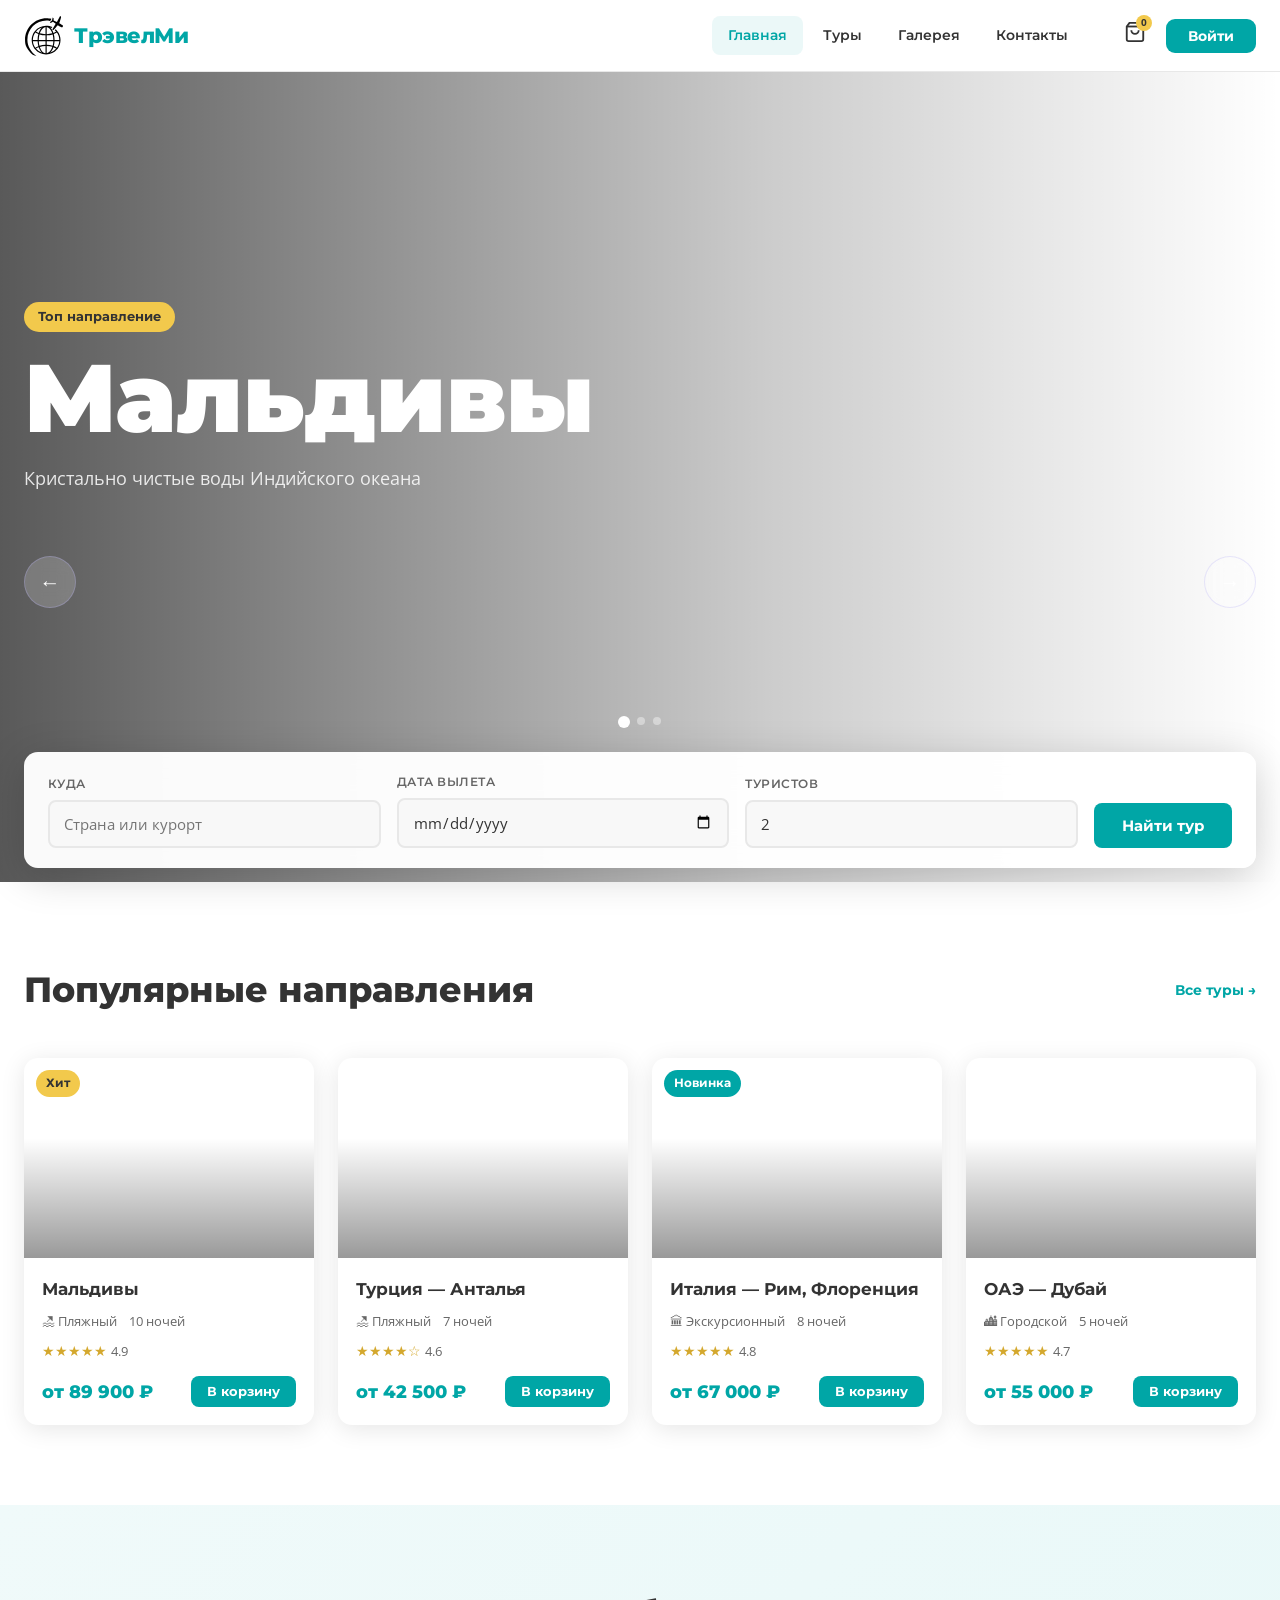
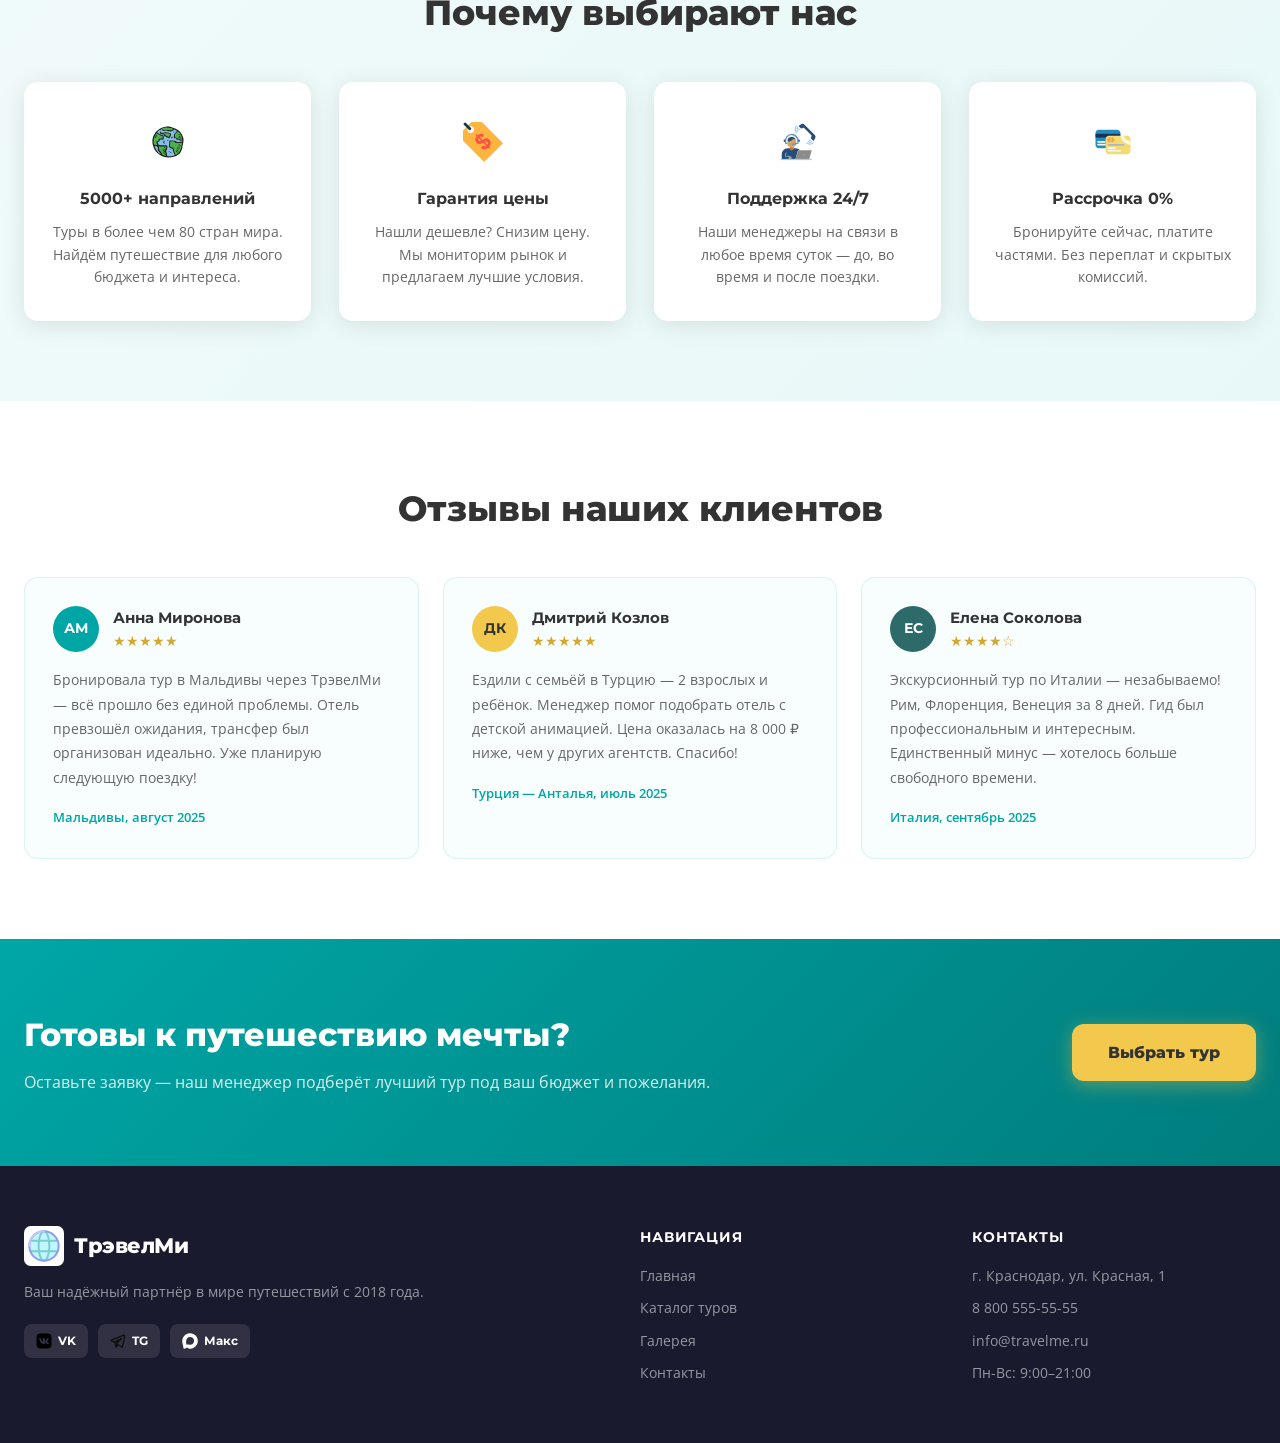
<file: index.html>
<!DOCTYPE html>
<html lang="ru">
<head>
    <meta charset="UTF-8">
    <meta name="viewport" content="width=device-width, initial-scale=1.0">
    <title>ТрэвелМи</title>
    <link rel="stylesheet" href="css/base.css">
    <link rel="stylesheet" href="css/header.css">
    <link rel="stylesheet" href="css/hero.css">
    <link rel="stylesheet" href="css/sections.css">
    <link rel="stylesheet" href="css/modal.css">
    <link rel="stylesheet" href="css/footer.css">
    <link rel="stylesheet" href="css/responsive.css">
    <link href="https://fonts.googleapis.com/css2?family=Montserrat:wght@400;600;700;800;900&family=Open+Sans:wght@400;500;600&display=swap" rel="stylesheet">
</head>
<body>

<header class="header" id="header">
    <div class="container header__inner">
        <a href="index.html" class="logo">
            <img class="logo__icon" src="img/browser-svgrepo-com.svg">
            <span class="logo__text">ТрэвелМи</span>
        </a>
        <nav class="nav" id="nav">
            <a href="index.html" class="nav__link active">Главная</a>
            <a href="catalog.html" class="nav__link">Туры</a>
            <a href="gallery.html" class="nav__link">Галерея</a>
            <a href="contacts.html" class="nav__link">Контакты</a>
        </nav>
        <div class="header__actions">
            <a href="cart.html" class="cart-btn">
                <svg width="22" height="22" viewBox="0 0 24 24" fill="none" stroke="currentColor" stroke-width="2"><path d="M6 2L3 6v14a2 2 0 002 2h14a2 2 0 002-2V6l-3-4z"/><line x1="3" y1="6" x2="21" y2="6"/><path d="M16 10a4 4 0 01-8 0"/></svg>
                <span class="cart-count" id="cartCount">0</span>
            </a>
            <button class="btn-login" id="loginBtn">Войти</button>
            <span class="user-greeting hidden" id="userGreeting"></span>
            <button class="burger" id="burger"><span></span><span></span><span></span></button>
        </div>
    </div>
</header>

<main>

<!-- слайдер -->
<section class="hero">
    <div class="slider" id="slider">
        <div class="slide slide--active" style="background-image: url('https://images.unsplash.com/photo-1506905925346-21bda4d32df4?w=1920&q=80')">
            <div class="slide__overlay"></div>
            <div class="slide__content container">
                <span class="slide__tag">Топ направление</span>
                <h1 class="slide__title">Мальдивы</h1>
                <p class="slide__sub">Кристально чистые воды Индийского океана</p>
            </div>
        </div>
        <div class="slide" style="background-image: url('https://images.unsplash.com/photo-1524231757912-21f4fe3a7200?w=1920&q=80')">
            <div class="slide__overlay"></div>
            <div class="slide__content container">
                <span class="slide__tag">Популярно</span>
                <h1 class="slide__title">Турция</h1>
                <p class="slide__sub">Лазурное побережье и богатая история</p>
            </div>
        </div>
        <div class="slide" style="background-image: url('https://images.unsplash.com/photo-1523906834658-6e24ef2386f9?w=1920&q=80')">
            <div class="slide__overlay"></div>
            <div class="slide__content container">
                <span class="slide__tag">Экскурсионный</span>
                <h1 class="slide__title">Италия</h1>
                <p class="slide__sub">Вечные города, искусство и кухня</p>
            </div>
        </div>
        <button class="slider__arrow slider__arrow--prev" id="prevSlide">&#8592;</button>
        <button class="slider__arrow slider__arrow--next" id="nextSlide">&#8594;</button>
        <div class="slider__dots" id="sliderDots"></div>
    </div>

    <div class="search-bar container">
        <div class="search-bar__inner">
            <div class="search-field">
                <label>Куда</label>
                <input type="text" id="searchDest" placeholder="Страна или курорт" autocomplete="off">
                <ul class="search-suggestions hidden" id="searchSuggestions"></ul>
            </div>
            <div class="search-field">
                <label>Дата вылета</label>
                <input type="date" id="searchDate">
            </div>
            <div class="search-field">
                <label>Туристов</label>
                <input type="number" min="1" max="20" value="2">
            </div>
            <button class="btn-search" id="searchBtn">Найти тур</button>
        </div>
    </div>
</section>

<!-- популяр направления -->
<section class="section popular">
    <div class="container">
        <div class="section__header">
            <h2 class="section__title">Популярные направления</h2>
            <a href="catalog.html" class="link-more">Все туры →</a>
        </div>
        <div class="tours-grid">

            <div class="tour-card" data-id="1">
                <div class="tour-card__img" style="background-image: url('https://images.unsplash.com/photo-1514282401047-d79a71a590e8?w=600&q=80')">
                    <span class="tour-card__badge">Хит</span>
                    <button class="tour-card__fav" onclick="toggleFav(1)">♡</button>
                </div>
                <div class="tour-card__body">
                    <h3 class="tour-card__name">Мальдивы</h3>
                    <div class="tour-card__meta"><span>🏖 Пляжный</span><span>10 ночей</span></div>
                    <div class="tour-card__rating">★★★★★ <span>4.9</span></div>
                    <div class="tour-card__footer">
                        <span class="tour-card__price">от 89 900 ₽</span>
                        <button class="btn-cart" onclick="addToCart({id:1,name:'Мальдивы — 10 ночей',price:89900,img:'https://images.unsplash.com/photo-1514282401047-d79a71a590e8?w=300&q=80'})">В корзину</button>
                    </div>
                </div>
            </div>

            <div class="tour-card" data-id="2">
                <div class="tour-card__img" style="background-image: url('https://images.unsplash.com/photo-1539037116277-4db20889f2d4?w=600&q=80')">
                    <button class="tour-card__fav" onclick="toggleFav(2)">♡</button>
                </div>
                <div class="tour-card__body">
                    <h3 class="tour-card__name">Турция — Анталья</h3>
                    <div class="tour-card__meta"><span>🏖 Пляжный</span><span>7 ночей</span></div>
                    <div class="tour-card__rating">★★★★☆ <span>4.6</span></div>
                    <div class="tour-card__footer">
                        <span class="tour-card__price">от 42 500 ₽</span>
                        <button class="btn-cart" onclick="addToCart({id:2,name:'Турция — 7 ночей',price:42500,img:'https://images.unsplash.com/photo-1539037116277-4db20889f2d4?w=300&q=80'})">В корзину</button>
                    </div>
                </div>
            </div>

            <div class="tour-card" data-id="3">
                <div class="tour-card__img" style="background-image: url('https://images.unsplash.com/photo-1534308983496-4fabb1a015ee?w=600&q=80')">
                    <span class="tour-card__badge tour-card__badge--new">Новинка</span>
                    <button class="tour-card__fav" onclick="toggleFav(3)">♡</button>
                </div>
                <div class="tour-card__body">
                    <h3 class="tour-card__name">Италия — Рим, Флоренция</h3>
                    <div class="tour-card__meta"><span>🏛 Экскурсионный</span><span>8 ночей</span></div>
                    <div class="tour-card__rating">★★★★★ <span>4.8</span></div>
                    <div class="tour-card__footer">
                        <span class="tour-card__price">от 67 000 ₽</span>
                        <button class="btn-cart" onclick="addToCart({id:3,name:'Италия — 8 ночей',price:67000,img:'https://images.unsplash.com/photo-1534308983496-4fabb1a015ee?w=300&q=80'})">В корзину</button>
                    </div>
                </div>
            </div>

            <div class="tour-card" data-id="4">
                <div class="tour-card__img" style="background-image: url('https://images.unsplash.com/photo-1512453979798-5ea266f8880c?w=600&q=80')">
                    <button class="tour-card__fav" onclick="toggleFav(4)">♡</button>
                </div>
                <div class="tour-card__body">
                    <h3 class="tour-card__name">ОАЭ — Дубай</h3>
                    <div class="tour-card__meta"><span>🏙 Городской</span><span>5 ночей</span></div>
                    <div class="tour-card__rating">★★★★★ <span>4.7</span></div>
                    <div class="tour-card__footer">
                        <span class="tour-card__price">от 55 000 ₽</span>
                        <button class="btn-cart" onclick="addToCart({id:4,name:'ОАЭ — 5 ночей',price:55000,img:'https://images.unsplash.com/photo-1512453979798-5ea266f8880c?w=300&q=80'})">В корзину</button>
                    </div>
                </div>
            </div>

        </div>
    </div>
</section>

<!-- почему мы -->
<section class="section why">
    <div class="container">
        <h2 class="section__title center">Почему выбирают нас</h2>
        <div class="why__grid">

            <div class="why__item">
                <div class="why__icon"><img src="img/earth-svgrepo-com.svg" alt="" width="40" height="40"></div>
                <h3>5000+ направлений</h3>
                <p>Туры в более чем 80 стран мира. Найдём путешествие для любого бюджета и интереса.</p>
            </div>

            <div class="why__item">
                <div class="why__icon"><img src="img/price-tag-dolar-svgrepo-com.svg" alt="" width="40" height="40"></div>
                <h3>Гарантия цены</h3>
                <p>Нашли дешевле? Снизим цену. Мы мониторим рынок и предлагаем лучшие условия.</p>
            </div>

            <div class="why__item">
                <div class="why__icon"><img src="img/support-online-center-svgrepo-com.svg" alt="" width="40" height="40"></div>
                <h3>Поддержка 24/7</h3>
                <p>Наши менеджеры на связи в любое время суток — до, во время и после поездки.</p>
            </div>

            <div class="why__item">
                <div class="why__icon"><img src="img/bank-card-svgrepo-com.svg" alt="" width="40" height="40"></div>
                <h3>Рассрочка 0%</h3>
                <p>Бронируйте сейчас, платите частями. Без переплат и скрытых комиссий.</p>
            </div>

        </div>
    </div>
</section>

<!-- отзывы -->
<section class="section reviews">
    <div class="container">
        <h2 class="section__title center">Отзывы наших клиентов</h2>
        <div class="reviews__grid">

            <div class="review-card">
                <div class="review-card__head">
                    <div class="review-card__avatar" style="background: #00A6A6">АМ</div>
                    <div>
                        <div class="review-card__name">Анна Миронова</div>
                        <div class="review-card__stars">★★★★★</div>
                    </div>
                </div>
                <p>Бронировала тур в Мальдивы через ТрэвелМи — всё прошло без единой проблемы. Отель превзошёл ожидания, трансфер был организован идеально. Уже планирую следующую поездку!</p>
                <span class="review-card__tour">Мальдивы, август 2025</span>
            </div>

            <div class="review-card">
                <div class="review-card__head">
                    <div class="review-card__avatar" style="background: #F2C94C; color: #333">ДК</div>
                    <div>
                        <div class="review-card__name">Дмитрий Козлов</div>
                        <div class="review-card__stars">★★★★★</div>
                    </div>
                </div>
                <p>Ездили с семьёй в Турцию — 2 взрослых и ребёнок. Менеджер помог подобрать отель с детской анимацией. Цена оказалась на 8 000 ₽ ниже, чем у других агентств. Спасибо!</p>
                <span class="review-card__tour">Турция — Анталья, июль 2025</span>
            </div>

            <div class="review-card">
                <div class="review-card__head">
                    <div class="review-card__avatar" style="background: #2d6a6a">ЕС</div>
                    <div>
                        <div class="review-card__name">Елена Соколова</div>
                        <div class="review-card__stars">★★★★☆</div>
                    </div>
                </div>
                <p>Экскурсионный тур по Италии — незабываемо! Рим, Флоренция, Венеция за 8 дней. Гид был профессиональным и интересным. Единственный минус — хотелось больше свободного времени.</p>
                <span class="review-card__tour">Италия, сентябрь 2025</span>
            </div>

        </div>
    </div>
</section>

<!-- CTA -->
<section class="cta">
    <div class="container cta__inner">
        <div class="cta__text">
            <h2>Готовы к путешествию мечты?</h2>
            <p>Оставьте заявку — наш менеджер подберёт лучший тур под ваш бюджет и пожелания.</p>
        </div>
        <a href="catalog.html" class="btn-accent">Выбрать тур</a>
    </div>
</section>

</main>

<footer class="footer">
    <div class="container">
        <div class="footer__inner">
            <div class="footer__col">
                <a href="index.html" class="logo logo--white">
                    <img class="logo__icon" src="img/browser-web-internet-network-svgrepo-com.svg">
                    <span class="logo__text">ТрэвелМи</span>
                </a>
                <p class="footer__desc">Ваш надёжный партнёр в мире путешествий с 2018 года.</p>
                                <div class="footer__socials">
                    <a href="#" class="social-link" title="ВКонтакте"><img src="img/vk-svgrepo-com.svg" alt="" width="16" height="16"> VK</a>
                    <a href="#" class="social-link" title="Telegram"><img src="img/telegram-svgrepo-com.svg" alt="" width="16" height="16"> TG</a>
                    <a href="#" class="social-link" title="Максим"><img src="img/Max_logo (1).svg" alt="" width="16" height="16"> Макс</a>
                </div>
            </div>
            <div class="footer__col">
                <h4 class="footer__heading">Навигация</h4>
                <a href="index.html" class="footer__link">Главная</a>
                <a href="catalog.html" class="footer__link">Каталог туров</a>
                <a href="gallery.html" class="footer__link">Галерея</a>
                <a href="contacts.html" class="footer__link">Контакты</a>
            </div>
            <div class="footer__col">
                <h4 class="footer__heading">Контакты</h4>
                <p class="footer__link">г. Краснодар, ул. Красная, 1</p>
                <p class="footer__link">8 800 555-55-55</p>
                <p class="footer__link">info@travelme.ru</p>
                <p class="footer__link">Пн-Вс: 9:00–21:00</p>
            </div>
        </div>
        
    </div>
</footer>

<!-- модальное окно входа -->
<div class="modal-overlay hidden" id="authModal">
    <div class="modal">
        <button class="modal__close" id="closeModal">✕</button>
        <div class="modal__tabs">
            <button class="modal__tab active" id="tabLogin">Войти</button>
            <button class="modal__tab" id="tabReg">Регистрация</button>
        </div>
        <form id="loginForm" class="modal__form">
            <h3>Вход в аккаунт</h3>
            <div class="form-group">
                <label>Email</label>
                <input type="email" id="loginEmail" placeholder="your@email.com">
                <span class="form-error" id="loginEmailErr"></span>
            </div>
            <div class="form-group">
                <label>Пароль</label>
                <input type="password" id="loginPass" placeholder="Пароль">
                <span class="form-error" id="loginPassErr"></span>
            </div>
            <button type="submit" class="btn-primary w100">Войти</button>
            <span class="form-error" id="loginErr"></span>
        </form>
        <form id="regForm" class="modal__form hidden">
            <h3>Создать аккаунт</h3>
            <div class="form-group">
                <label>Имя</label>
                <input type="text" id="regName" placeholder="Ваше имя">
                <span class="form-error" id="regNameErr"></span>
            </div>
            <div class="form-group">
                <label>Email</label>
                <input type="email" id="regEmail" placeholder="your@email.com">
                <span class="form-error" id="regEmailErr"></span>
            </div>
            <div class="form-group">
                <label>Пароль</label>
                <input type="password" id="regPass" placeholder="Минимум 6 символов">
                <span class="form-error" id="regPassErr"></span>
            </div>
            <div class="form-group">
                <label>Повторите пароль</label>
                <input type="password" id="regPass2">
                <span class="form-error" id="regPass2Err"></span>
            </div>
            <button type="submit" class="btn-primary w100">Зарегистрироваться</button>
        </form>
    </div>
</div>


<script src="js/auth.js"></script>
<script src="js/cart.js"></script>
<script src="js/main.js"></script>

</body>
</html>
</file>
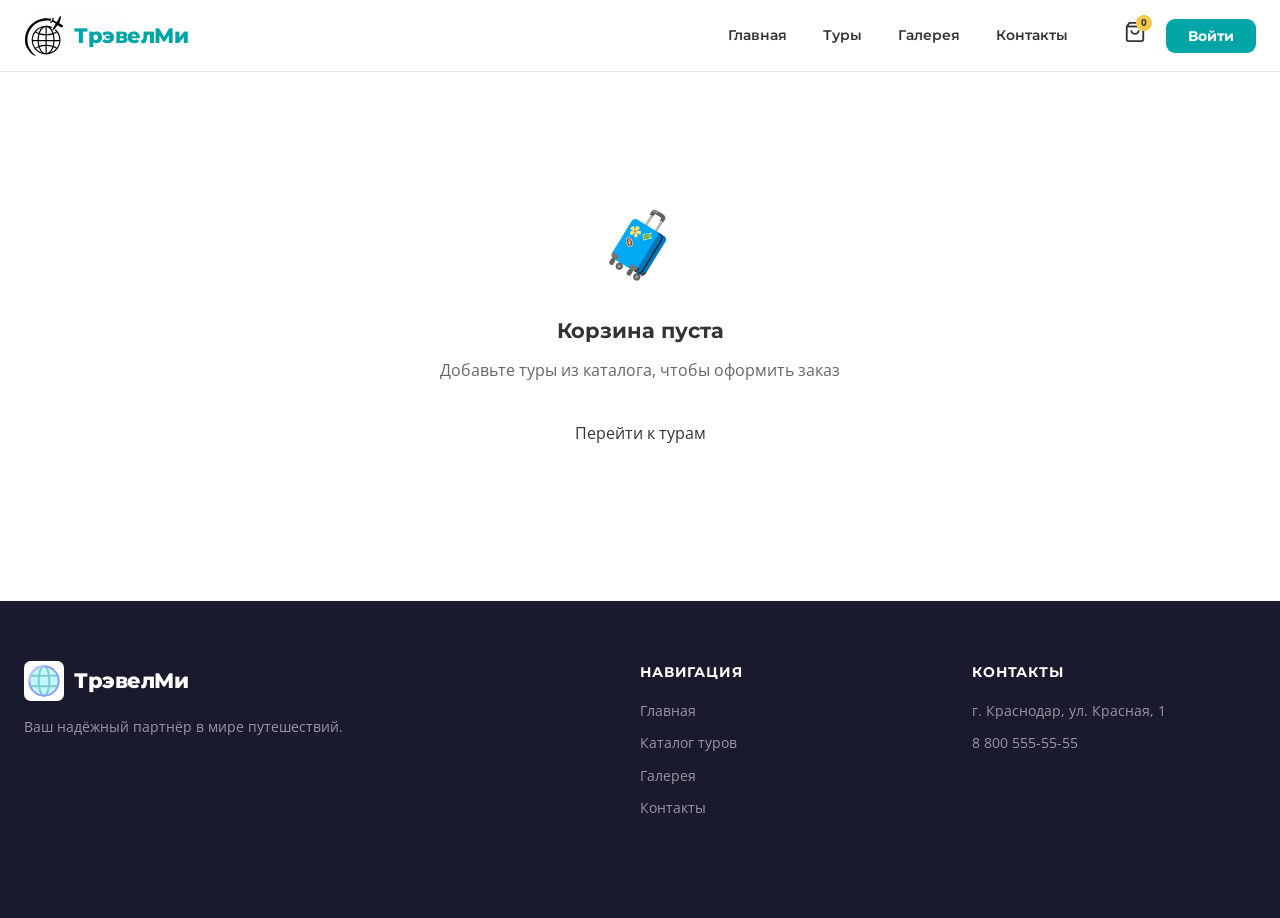
<file: cart.html>
<!DOCTYPE html>
<html lang="ru">
<head>
    <meta charset="UTF-8">
    <meta name="viewport" content="width=device-width, initial-scale=1.0">
    <title>Корзина</title>
    <link rel="stylesheet" href="css/base.css">
    <link rel="stylesheet" href="css/header.css">
    <link rel="stylesheet" href="css/cart.css">
    <link rel="stylesheet" href="css/modal.css">
    <link rel="stylesheet" href="css/footer.css">
    <link rel="stylesheet" href="css/responsive.css">
    <link href="https://fonts.googleapis.com/css2?family=Montserrat:wght@400;600;700;800;900&family=Open+Sans:wght@400;500;600&display=swap" rel="stylesheet">
</head>
<body>

<header class="header" id="header">
    <div class="container header__inner">
        <a href="index.html" class="logo">
            <img class="logo__icon" src="img/browser-svgrepo-com.svg">
            <span class="logo__text">ТрэвелМи</span>
        </a>
        <nav class="nav" id="nav">
            <a href="index.html" class="nav__link">Главная</a>
            <a href="catalog.html" class="nav__link">Туры</a>
            <a href="gallery.html" class="nav__link">Галерея</a>
            <a href="contacts.html" class="nav__link">Контакты</a>
        </nav>
        <div class="header__actions">
            <a href="cart.html" class="cart-btn">
                <svg width="22" height="22" viewBox="0 0 24 24" fill="none" stroke="currentColor" stroke-width="2"><path d="M6 2L3 6v14a2 2 0 002 2h14a2 2 0 002-2V6l-3-4z"/><line x1="3" y1="6" x2="21" y2="6"/><path d="M16 10a4 4 0 01-8 0"/></svg>
                <span class="cart-count" id="cartCount">0</span>
            </a>
            <button class="btn-login" id="loginBtn">Войти</button>
            <span class="user-greeting hidden" id="userGreeting"></span>
            <button class="burger" id="burger"><span></span><span></span><span></span></button>
        </div>
    </div>
</header>

<main>

<section class="page-hero">
    <div class="container">
        <h1>Корзина</h1>
        <p>Ваши выбранные туры</p>
    </div>
</section>

<section class="cart-section">
    <div class="container">

        <div id="cartEmpty" class="cart-empty hidden">
            <div class="cart-empty__icon">🧳</div>
            <h3>Корзина пуста</h3>
            <p>Добавьте туры из каталога, чтобы оформить заказ</p>
            <a href="catalog.html" class="btn-accent" style="display: inline-block; padding: 14px 32px; border-radius: 12px">Перейти к турам</a>
        </div>

        <div id="cartContent" class="cart-layout hidden">
            <div class="cart-items" id="cartItems"></div>
            <div class="cart-summary">
                <h3>Итого</h3>
                <div class="summary-row">
                    <span>Позиций:</span>
                    <span id="sumItems">0</span>
                </div>
                <div class="summary-row total">
                    <span>К оплате:</span>
                    <span id="sumTotal">0 ₽</span>
                </div>
                <a href="checkout.html" class="btn-checkout">Оформить заказ →</a>
                <button id="clearCartBtn" style="width: 100%; margin-top: 12px; font-size: 0.82rem; color: var(--light); font-family: 'Montserrat', sans-serif; font-weight: 600;">
                    Очистить корзину
                </button>
            </div>
        </div>

    </div>
</section>

</main>

<footer class="footer">
    <div class="container">
        <div class="footer__inner">
            <div class="footer__col">
                <a href="index.html" class="logo logo--white">
                    <img class="logo__icon" src="img/browser-web-internet-network-svgrepo-com.svg">
                    <span class="logo__text">ТрэвелМи</span>
                </a>
                <p class="footer__desc">Ваш надёжный партнёр в мире путешествий.</p>
            </div>
            <div class="footer__col">
                <h4 class="footer__heading">Навигация</h4>
                <a href="index.html" class="footer__link">Главная</a>
                <a href="catalog.html" class="footer__link">Каталог туров</a>
                <a href="gallery.html" class="footer__link">Галерея</a>
                <a href="contacts.html" class="footer__link">Контакты</a>
            </div>
            <div class="footer__col">
                <h4 class="footer__heading">Контакты</h4>
                <p class="footer__link">г. Краснодар, ул. Красная, 1</p>
                <p class="footer__link">8 800 555-55-55</p>
            </div>
        </div>
        <div class="footer__bottom"></div>
    </div>
</footer>

<div class="modal-overlay hidden" id="authModal">
    <div class="modal">
        <button class="modal__close" id="closeModal">✕</button>
        <div class="modal__tabs">
            <button class="modal__tab active" id="tabLogin">Войти</button>
            <button class="modal__tab" id="tabReg">Регистрация</button>
        </div>
        <form id="loginForm" class="modal__form">
            <h3>Вход</h3>
            <div class="form-group"><label>Email</label><input type="email" id="loginEmail"><span class="form-error" id="loginEmailErr"></span></div>
            <div class="form-group"><label>Пароль</label><input type="password" id="loginPass"><span class="form-error" id="loginPassErr"></span></div>
            <button type="submit" class="btn-primary w100">Войти</button>
            <span class="form-error" id="loginErr"></span>
        </form>
        <form id="regForm" class="modal__form hidden">
            <h3>Регистрация</h3>
            <div class="form-group"><label>Имя</label><input type="text" id="regName"><span class="form-error" id="regNameErr"></span></div>
            <div class="form-group"><label>Email</label><input type="email" id="regEmail"><span class="form-error" id="regEmailErr"></span></div>
            <div class="form-group"><label>Пароль</label><input type="password" id="regPass"><span class="form-error" id="regPassErr"></span></div>
            <div class="form-group"><label>Повторите</label><input type="password" id="regPass2"><span class="form-error" id="regPass2Err"></span></div>
            <button type="submit" class="btn-primary w100">Зарегистрироваться</button>
        </form>
    </div>
</div>

<script src="js/auth.js"></script>
<script src="js/cart.js"></script>
<script src="js/main.js"></script>
<script src="js/cart-page.js"></script>

</body>
</html>
</file>
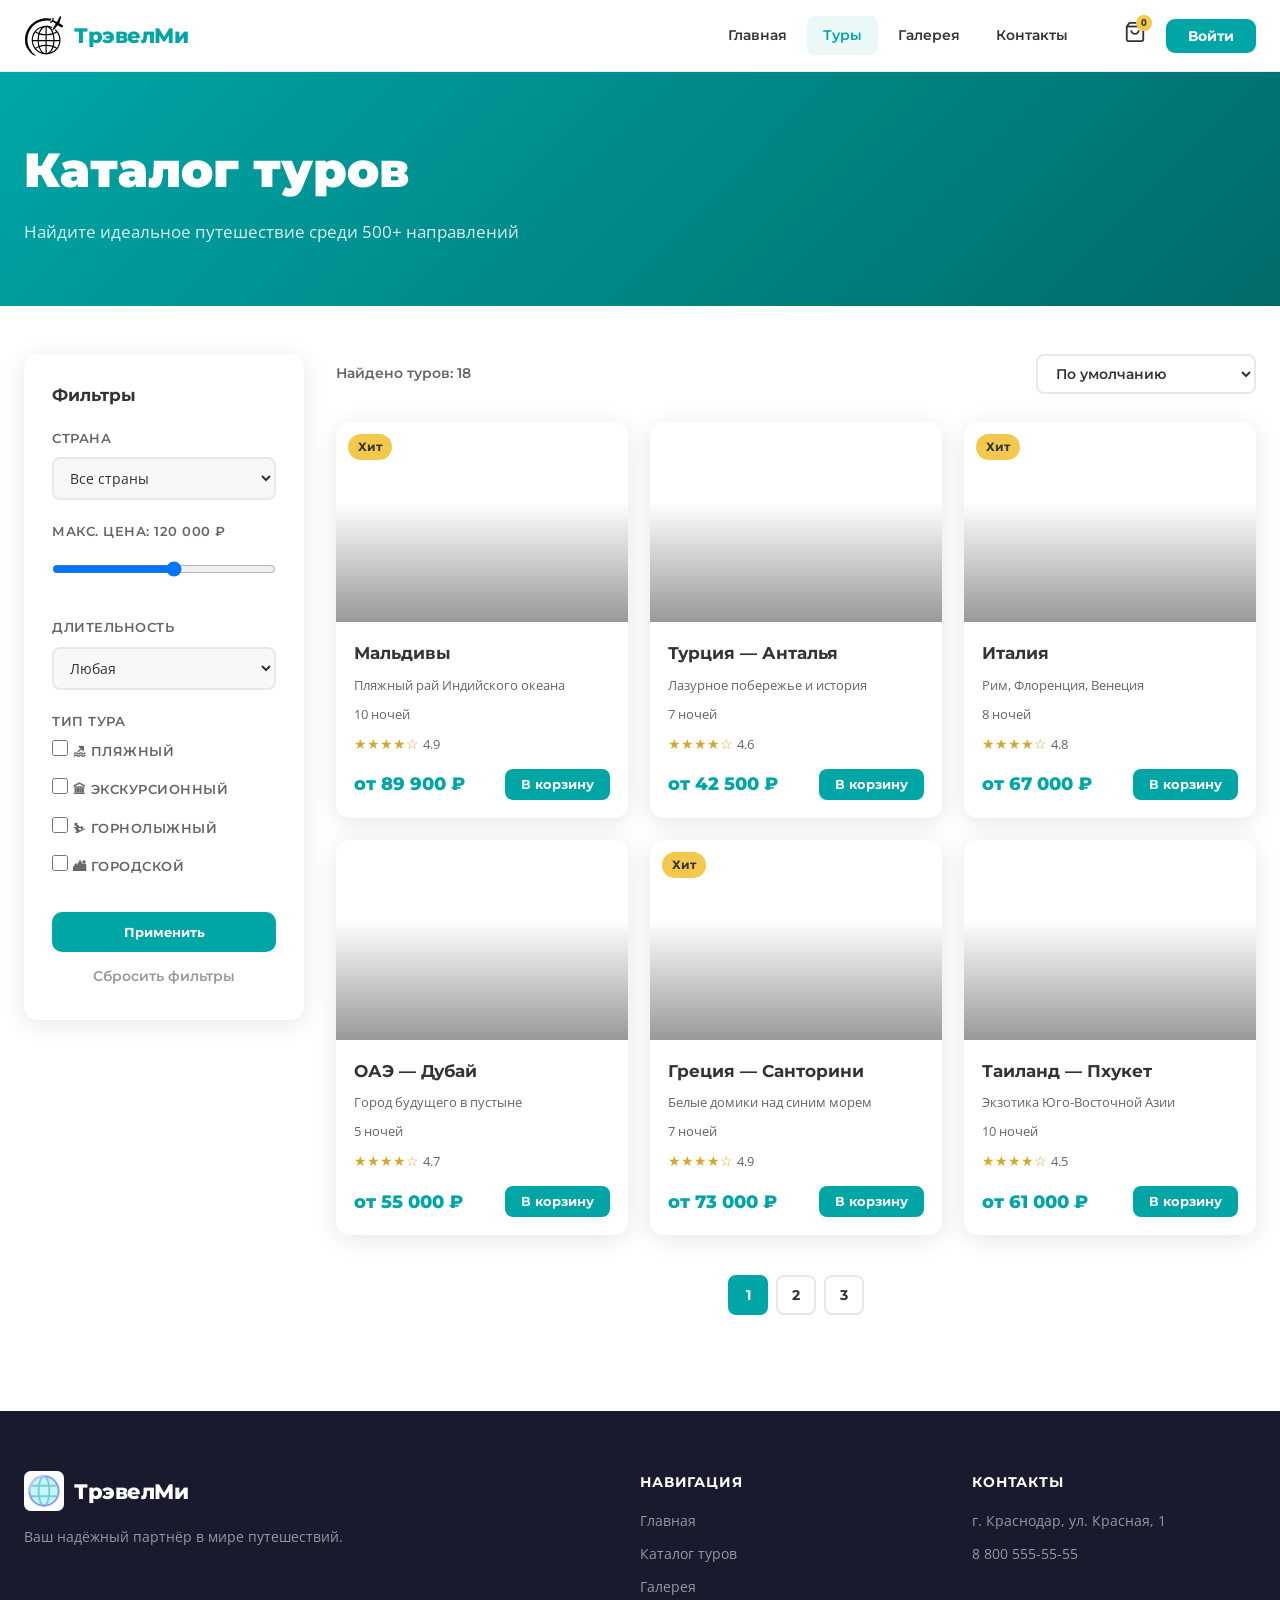
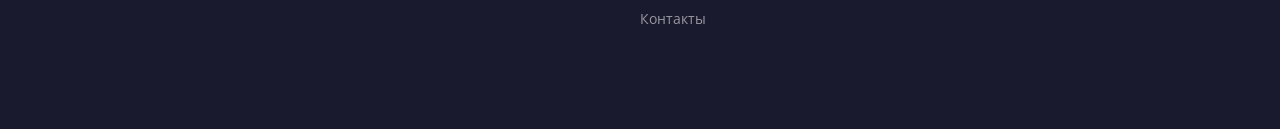
<file: catalog.html>
<!DOCTYPE html>
<html lang="ru">
<head>
    <meta charset="UTF-8">
    <meta name="viewport" content="width=device-width, initial-scale=1.0">
    <title>Каталог туров</title>
    <link rel="stylesheet" href="css/base.css">
    <link rel="stylesheet" href="css/header.css">
    <link rel="stylesheet" href="css/sections.css">
    <link rel="stylesheet" href="css/catalog.css">
    <link rel="stylesheet" href="css/modal.css">
    <link rel="stylesheet" href="css/footer.css">
    <link rel="stylesheet" href="css/responsive.css">
    <link href="https://fonts.googleapis.com/css2?family=Montserrat:wght@400;600;700;800;900&family=Open+Sans:wght@400;500;600&display=swap" rel="stylesheet">
</head>
<body>

<header class="header" id="header">
    <div class="container header__inner">
        <a href="index.html" class="logo">
            <img class="logo__icon" src="img/browser-svgrepo-com.svg">
            <span class="logo__text">ТрэвелМи</span>
        </a>
        <nav class="nav" id="nav">
            <a href="index.html" class="nav__link">Главная</a>
            <a href="catalog.html" class="nav__link active">Туры</a>
            <a href="gallery.html" class="nav__link">Галерея</a>
            <a href="contacts.html" class="nav__link">Контакты</a>
        </nav>
        <div class="header__actions">
            <a href="cart.html" class="cart-btn">
                <svg width="22" height="22" viewBox="0 0 24 24" fill="none" stroke="currentColor" stroke-width="2"><path d="M6 2L3 6v14a2 2 0 002 2h14a2 2 0 002-2V6l-3-4z"/><line x1="3" y1="6" x2="21" y2="6"/><path d="M16 10a4 4 0 01-8 0"/></svg>
                <span class="cart-count" id="cartCount">0</span>
            </a>
            <button class="btn-login" id="loginBtn">Войти</button>
            <span class="user-greeting hidden" id="userGreeting"></span>
            <button class="burger" id="burger"><span></span><span></span><span></span></button>
        </div>
    </div>
</header>

<main>

<section class="page-hero">
    <div class="container">
        <h1>Каталог туров</h1>
        <p>Найдите идеальное путешествие среди 500+ направлений</p>
    </div>
</section>

<div class="container">
    <div class="catalog-layout">

        <!-- фильтры -->
        <aside class="filters">
            <h3>Фильтры</h3>

            <div class="filter-group">
                <label>Страна</label>
                <select id="filterCountry">
                    <option value="">Все страны</option>
                    <option>Мальдивы</option>
                    <option>Турция</option>
                    <option>Италия</option>
                    <option>ОАЭ</option>
                    <option>Греция</option>
                    <option>Таиланд</option>
                    <option>Испания</option>
                    <option>Франция</option>
                    <option>Египет</option>
                    <option>Япония</option>
                    <option>Бали</option>
                    <option>Куба</option>
                </select>
            </div>

            <div class="filter-group">
                <label>Макс. цена: <span id="priceVal">120 000 ₽</span></label>
                <input type="range" min="20000" max="200000" step="5000" value="120000" id="filterPrice">
            </div>

            <div class="filter-group">
                <label>Длительность</label>
                <select id="filterDuration">
                    <option value="">Любая</option>
                    <option value="5">До 5 ночей</option>
                    <option value="7">До 7 ночей</option>
                    <option value="10">До 10 ночей</option>
                    <option value="14">До 14 ночей</option>
                </select>
            </div>

            <div class="filter-group">
                <label>Тип тура</label>
                <div class="filter-checkboxes">
                    <label class="filter-check"><input type="checkbox" value="beach" id="typeBeach"> 🏖 Пляжный</label>
                    <label class="filter-check"><input type="checkbox" value="excursion" id="typeExc"> 🏛 Экскурсионный</label>
                    <label class="filter-check"><input type="checkbox" value="ski" id="typeSki"> ⛷ Горнолыжный</label>
                    <label class="filter-check"><input type="checkbox" value="city" id="typeCity"> 🏙 Городской</label>
                </div>
            </div>

            <button class="btn-filter" onclick="applyFilters()">Применить</button>
            <button class="btn-reset" onclick="resetFilters()">Сбросить фильтры</button>
        </aside>

        <!-- каталог -->
        <div class="catalog__content">
            <div class="catalog__top">
                <span class="catalog__count" id="catalogCount">Найдено туров: 18</span>
                <select class="catalog-sort" id="catalogSort" onchange="applyFilters()">
                    <option value="default">По умолчанию</option>
                    <option value="price_asc">Цена: по возрастанию</option>
                    <option value="price_desc">Цена: по убыванию</option>
                    <option value="rating">По рейтингу</option>
                </select>
            </div>

            <div class="catalog-grid" id="catalogGrid"></div>

            <div class="pagination" id="pagination"></div>
        </div>

    </div>
</div>

</main>

<footer class="footer">
    <div class="container">
        <div class="footer__inner">
            <div class="footer__col">
                <a href="index.html" class="logo logo--white">
                    <img class="logo__icon" src="img/browser-web-internet-network-svgrepo-com.svg">
                    <span class="logo__text">ТрэвелМи</span>
                </a>
                <p class="footer__desc">Ваш надёжный партнёр в мире путешествий.</p>
            </div>
            <div class="footer__col">
                <h4 class="footer__heading">Навигация</h4>
                <a href="index.html" class="footer__link">Главная</a>
                <a href="catalog.html" class="footer__link">Каталог туров</a>
                <a href="gallery.html" class="footer__link">Галерея</a>
                <a href="contacts.html" class="footer__link">Контакты</a>
            </div>
            <div class="footer__col">
                <h4 class="footer__heading">Контакты</h4>
                <p class="footer__link">г. Краснодар, ул. Красная, 1</p>
                <p class="footer__link">8 800 555-55-55</p>
            </div>
        </div>
        <div class="footer__bottom"></div>
    </div>
</footer>

<div class="modal-overlay hidden" id="authModal">
    <div class="modal">
        <button class="modal__close" id="closeModal">✕</button>
        <div class="modal__tabs">
            <button class="modal__tab active" id="tabLogin">Войти</button>
            <button class="modal__tab" id="tabReg">Регистрация</button>
        </div>
        <form id="loginForm" class="modal__form">
            <h3>Вход</h3>
            <div class="form-group"><label>Email</label><input type="email" id="loginEmail"><span class="form-error" id="loginEmailErr"></span></div>
            <div class="form-group"><label>Пароль</label><input type="password" id="loginPass"><span class="form-error" id="loginPassErr"></span></div>
            <button type="submit" class="btn-primary w100">Войти</button>
            <span class="form-error" id="loginErr"></span>
        </form>
        <form id="regForm" class="modal__form hidden">
            <h3>Регистрация</h3>
            <div class="form-group"><label>Имя</label><input type="text" id="regName"><span class="form-error" id="regNameErr"></span></div>
            <div class="form-group"><label>Email</label><input type="email" id="regEmail"><span class="form-error" id="regEmailErr"></span></div>
            <div class="form-group"><label>Пароль</label><input type="password" id="regPass"><span class="form-error" id="regPassErr"></span></div>
            <div class="form-group"><label>Повторите</label><input type="password" id="regPass2"><span class="form-error" id="regPass2Err"></span></div>
            <button type="submit" class="btn-primary w100">Зарегистрироваться</button>
        </form>
    </div>
</div>

<script src="js/auth.js"></script>
<script src="js/cart.js"></script>
<script src="js/main.js"></script>
<script src="js/catalog-page.js"></script>

</body>
</html>
</file>
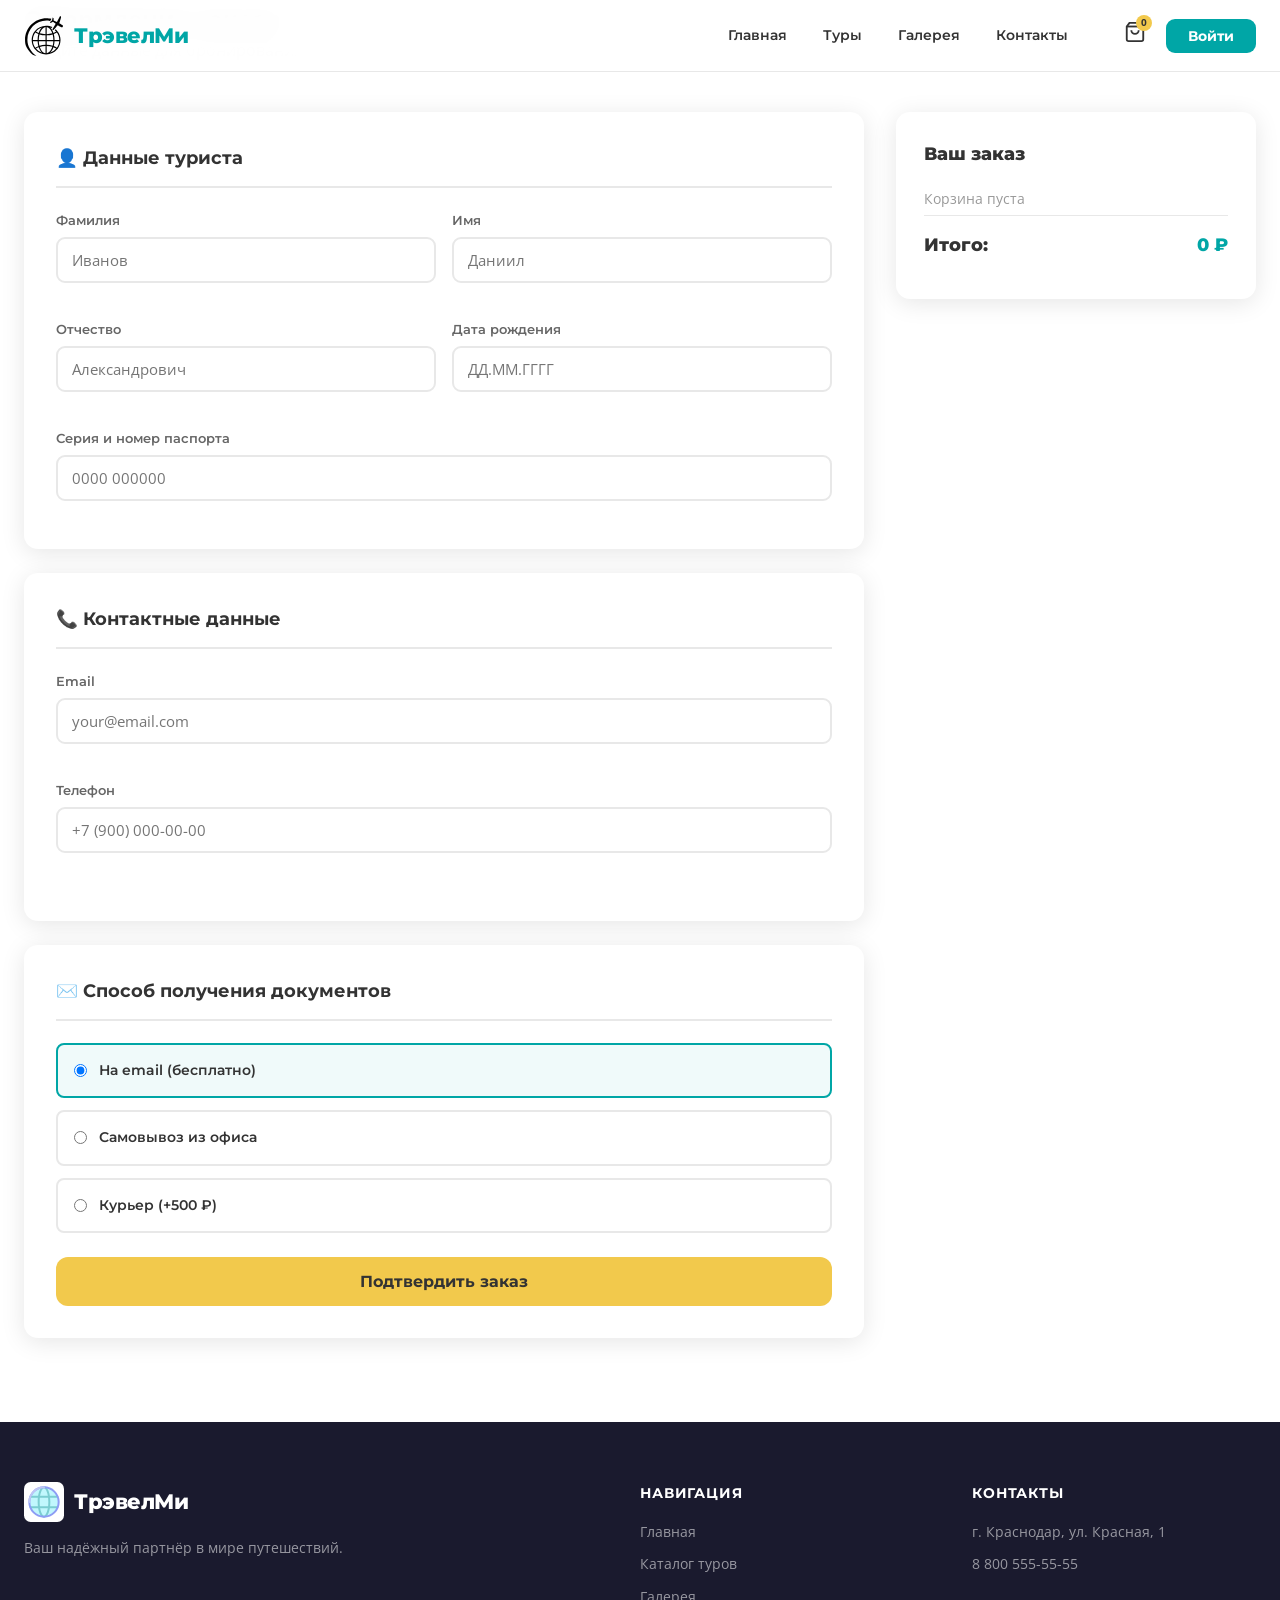
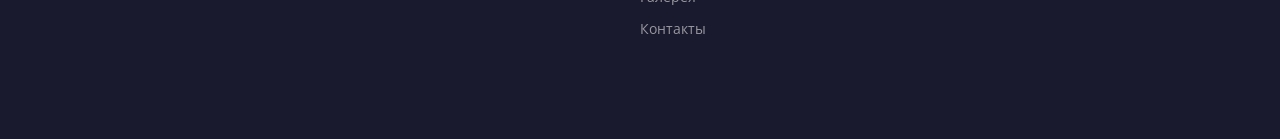
<file: checkout.html>
<!DOCTYPE html>
<html lang="ru">
<head>
    <meta charset="UTF-8">
    <meta name="viewport" content="width=device-width, initial-scale=1.0">
    <title>Оформление заказа</title>
    <link rel="stylesheet" href="css/base.css">
    <link rel="stylesheet" href="css/header.css">
    <link rel="stylesheet" href="css/cart.css">
    <link rel="stylesheet" href="css/modal.css">
    <link rel="stylesheet" href="css/footer.css">
    <link rel="stylesheet" href="css/responsive.css">
    <link href="https://fonts.googleapis.com/css2?family=Montserrat:wght@400;600;700;800;900&family=Open+Sans:wght@400;500;600&display=swap" rel="stylesheet">
</head>
<body>

<header class="header" id="header">
    <div class="container header__inner">
        <a href="index.html" class="logo">
            <img class="logo__icon" src="img/browser-svgrepo-com.svg">
            <span class="logo__text">ТрэвелМи</span>
        </a>
        <nav class="nav" id="nav">
            <a href="index.html" class="nav__link">Главная</a>
            <a href="catalog.html" class="nav__link">Туры</a>
            <a href="gallery.html" class="nav__link">Галерея</a>
            <a href="contacts.html" class="nav__link">Контакты</a>
        </nav>
        <div class="header__actions">
            <a href="cart.html" class="cart-btn">
                <svg width="22" height="22" viewBox="0 0 24 24" fill="none" stroke="currentColor" stroke-width="2"><path d="M6 2L3 6v14a2 2 0 002 2h14a2 2 0 002-2V6l-3-4z"/><line x1="3" y1="6" x2="21" y2="6"/><path d="M16 10a4 4 0 01-8 0"/></svg>
                <span class="cart-count" id="cartCount">0</span>
            </a>
            <button class="btn-login" id="loginBtn">Войти</button>
            <span class="user-greeting hidden" id="userGreeting"></span>
            <button class="burger" id="burger"><span></span><span></span><span></span></button>
        </div>
    </div>
</header>

<main>

<section class="page-hero">
    <div class="container">
        <h1>Оформление заказа</h1>
        <p>Введите данные для бронирования</p>
    </div>
</section>

<section class="checkout-section" id="checkoutSection">
    <div class="container">
        <div class="checkout-layout">

            <div>
                <form id="checkoutForm" novalidate>

                    <div class="checkout-form">
                        <h3>
                            👤
                            Данные туриста
                        </h3>
                        <div class="form-row">
                            <div class="form-group">
                                <label>Фамилия</label>
                                <input type="text" id="lastName" placeholder="Иванов">
                                <span class="form-error" id="lastNameErr"></span>
                            </div>
                            <div class="form-group">
                                <label>Имя</label>
                                <input type="text" id="firstName" placeholder="Даниил">
                                <span class="form-error" id="firstNameErr"></span>
                            </div>
                        </div>
                        <div class="form-row">
                            <div class="form-group">
                                <label>Отчество</label>
                                <input type="text" id="middleName" placeholder="Александрович">
                            </div>
                            <div class="form-group">
                                <label>Дата рождения</label>
                                <input type="text" id="birthDate" placeholder="ДД.ММ.ГГГГ" maxlength="10">
                                <span class="form-error" id="birthDateErr"></span>
                            </div>
                        </div>
                        <div class="form-group">
                            <label>Серия и номер паспорта</label>
                            <input type="text" id="passport" placeholder="0000 000000" maxlength="11">
                        </div>
                    </div>

                    <div class="checkout-form">
                        <h3>
                            📞
                            Контактные данные
                        </h3>
                        <div class="form-group">
                            <label>Email</label>
                            <input type="email" id="coEmail" placeholder="your@email.com">
                            <span class="form-error" id="coEmailErr"></span>
                        </div>
                        <div class="form-group">
                            <label>Телефон</label>
                            <input type="tel" id="coPhone" placeholder="+7 (900) 000-00-00">
                            <span class="form-error" id="coPhoneErr"></span>
                        </div>
                    </div>

                    <div class="checkout-form">
                        <h3>
                            ✉️
                            Способ получения документов
                        </h3>
                        <div class="delivery-options">
                            <label class="delivery-opt">
                                <input type="radio" name="delivery" value="email" checked>
                                <span>На email (бесплатно)</span>
                            </label>
                            <label class="delivery-opt">
                                <input type="radio" name="delivery" value="office">
                                <span>Самовывоз из офиса</span>
                            </label>
                            <label class="delivery-opt">
                                <input type="radio" name="delivery" value="courier">
                                <span>Курьер (+500 ₽)</span>
                            </label>
                        </div>
                        <button type="submit" class="btn-submit">Подтвердить заказ</button>
                    </div>

                </form>
            </div>

            <div class="cart-summary" style="height: fit-content">
                <h3>Ваш заказ</h3>
                <div id="orderItems"></div>
                <div class="summary-row total">
                    <span>Итого:</span>
                    <span id="orderTotal">0 ₽</span>
                </div>
            </div>

        </div>
    </div>
</section>

</main>

<footer class="footer">
    <div class="container">
        <div class="footer__inner">
            <div class="footer__col">
                <a href="index.html" class="logo logo--white">
                    <img class="logo__icon" src="img/browser-web-internet-network-svgrepo-com.svg">
                    <span class="logo__text">ТрэвелМи</span>
                </a>
                <p class="footer__desc">Ваш надёжный партнёр в мире путешествий.</p>
            </div>
            <div class="footer__col">
                <h4 class="footer__heading">Навигация</h4>
                <a href="index.html" class="footer__link">Главная</a>
                <a href="catalog.html" class="footer__link">Каталог туров</a>
                <a href="gallery.html" class="footer__link">Галерея</a>
                <a href="contacts.html" class="footer__link">Контакты</a>
            </div>
            <div class="footer__col">
                <h4 class="footer__heading">Контакты</h4>
                <p class="footer__link">г. Краснодар, ул. Красная, 1</p>
                <p class="footer__link">8 800 555-55-55</p>
            </div>
        </div>
        <div class="footer__bottom"></div>
    </div>
</footer>

<div class="modal-overlay hidden" id="authModal">
    <div class="modal">
        <button class="modal__close" id="closeModal">✕</button>
        <div class="modal__tabs">
            <button class="modal__tab active" id="tabLogin">Войти</button>
            <button class="modal__tab" id="tabReg">Регистрация</button>
        </div>
        <form id="loginForm" class="modal__form">
            <h3>Вход</h3>
            <div class="form-group"><label>Email</label><input type="email" id="loginEmail"><span class="form-error" id="loginEmailErr"></span></div>
            <div class="form-group"><label>Пароль</label><input type="password" id="loginPass"><span class="form-error" id="loginPassErr"></span></div>
            <button type="submit" class="btn-primary w100">Войти</button>
            <span class="form-error" id="loginErr"></span>
        </form>
        <form id="regForm" class="modal__form hidden">
            <h3>Регистрация</h3>
            <div class="form-group"><label>Имя</label><input type="text" id="regName"><span class="form-error" id="regNameErr"></span></div>
            <div class="form-group"><label>Email</label><input type="email" id="regEmail"><span class="form-error" id="regEmailErr"></span></div>
            <div class="form-group"><label>Пароль</label><input type="password" id="regPass"><span class="form-error" id="regPassErr"></span></div>
            <div class="form-group"><label>Повторите</label><input type="password" id="regPass2"><span class="form-error" id="regPass2Err"></span></div>
            <button type="submit" class="btn-primary w100">Зарегистрироваться</button>
        </form>
    </div>
</div>

<script src="js/auth.js"></script>
<script src="js/cart.js"></script>
<script src="js/main.js"></script>

<script src="js/checkout.js"></script>
</body>
</html>
</file>
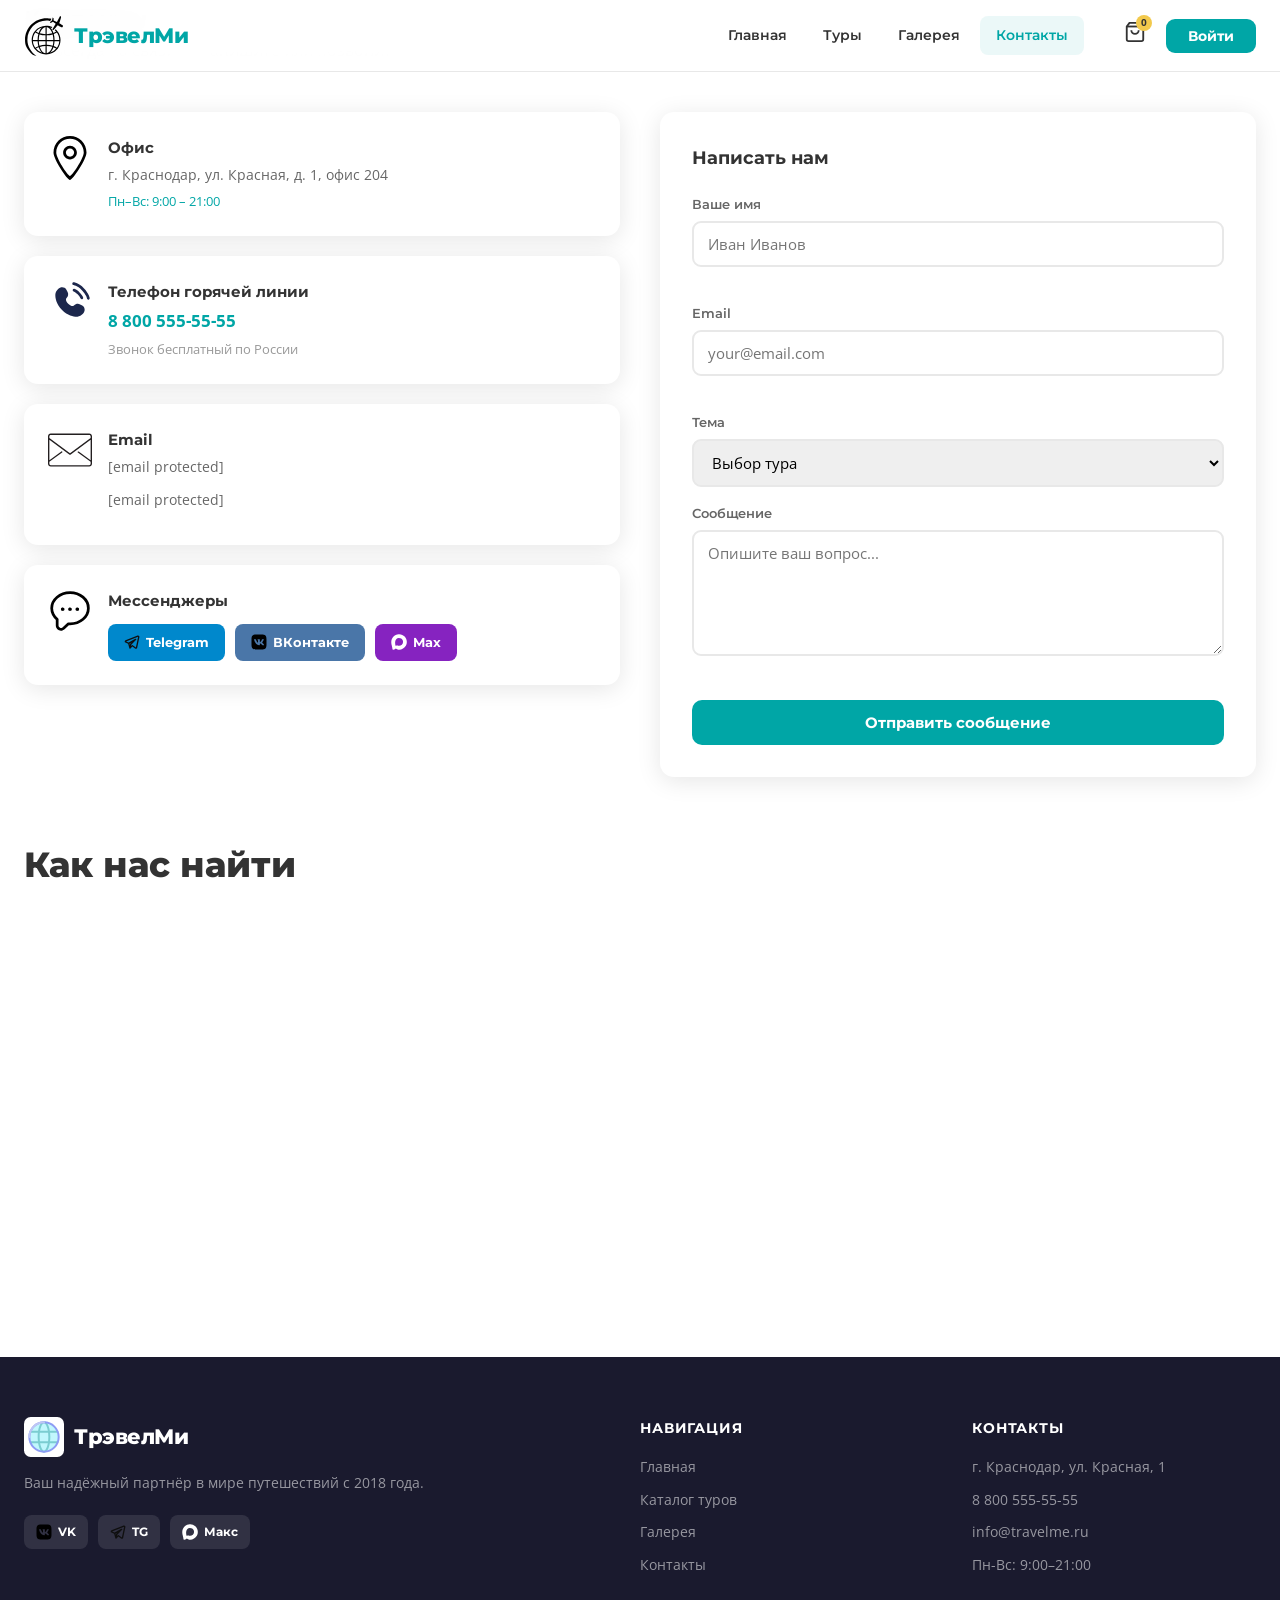
<file: contacts.html>
<!DOCTYPE html>
<html lang="ru">
<head>
    <meta charset="UTF-8">
    <meta name="viewport" content="width=device-width, initial-scale=1.0">
    <title>Контакты</title>
    <link rel="stylesheet" href="css/base.css">
    <link rel="stylesheet" href="css/header.css">
    <link rel="stylesheet" href="css/sections.css">
    <link rel="stylesheet" href="css/contacts.css">
    <link rel="stylesheet" href="css/modal.css">
    <link rel="stylesheet" href="css/footer.css">
    <link rel="stylesheet" href="css/responsive.css">
    <link href="https://fonts.googleapis.com/css2?family=Montserrat:wght@400;600;700;800;900&family=Open+Sans:wght@400;500;600&display=swap" rel="stylesheet">
</head>
<body>

<header class="header" id="header">
    <div class="container header__inner">
        <a href="index.html" class="logo">
            <img class="logo__icon" src="img/browser-svgrepo-com.svg">
            <span class="logo__text">ТрэвелМи</span>
        </a>
        <nav class="nav" id="nav">
            <a href="index.html" class="nav__link">Главная</a>
            <a href="catalog.html" class="nav__link">Туры</a>
            <a href="gallery.html" class="nav__link">Галерея</a>
            <a href="contacts.html" class="nav__link active">Контакты</a>
        </nav>
        <div class="header__actions">
            <a href="cart.html" class="cart-btn">
                <svg width="22" height="22" viewBox="0 0 24 24" fill="none" stroke="currentColor" stroke-width="2"><path d="M6 2L3 6v14a2 2 0 002 2h14a2 2 0 002-2V6l-3-4z"/><line x1="3" y1="6" x2="21" y2="6"/><path d="M16 10a4 4 0 01-8 0"/></svg>
                <span class="cart-count" id="cartCount">0</span>
            </a>
            <button class="btn-login" id="loginBtn">Войти</button>
            <span class="user-greeting hidden" id="userGreeting"></span>
            <button class="burger" id="burger"><span></span><span></span><span></span></button>
        </div>
    </div>
</header>

<main>

<section class="page-hero">
    <div class="container">
        <h1>Контакты</h1>
        <p>Мы всегда на связи — напишите или позвоните</p>
    </div>
</section>

<section class="contacts-section">
    <div class="container">
        <div class="contacts-layout">

            <!-- карточки контактов -->
            <div class="contact-info">

                <div class="contact-card">
                    <div class="contact-card__icon"><img src="img/location-svgrepo-com.svg" alt="" width="44" height="44"></div>
                    <div>
                        <h4>Офис</h4>
                        <p>г. Краснодар, ул. Красная, д. 1, офис 204</p>
                        <p style="margin-top: 4px; font-size: 0.82rem; color: var(--teal)">Пн–Вс: 9:00 – 21:00</p>
                    </div>
                </div>

                <div class="contact-card">
                    <div class="contact-card__icon"><img src="img/phone-calling-rounded-svgrepo-com.svg" alt="" width="44" height="44"></div>
                    <div>
                        <h4>Телефон горячей линии</h4>
                        <p><a href="tel:88005555555" style="color: var(--teal); font-weight: 700; font-size: 1.05rem">8 800 555-55-55</a></p>
                        <p style="margin-top: 4px; font-size: 0.82rem; color: var(--light)">Звонок бесплатный по России</p>
                    </div>
                </div>

                <div class="contact-card">
                    <div class="contact-card__icon"><img src="img/envelope-svgrepo-com.svg" alt="" width="44" height="44"></div>
                    <div>
                        <h4>Email</h4>
                        <p class="footer__link"><a href=""><span class="__cf_email__" data-cfemail="3f565159507f4b4d5e495a53525a114d4a">[email&#160;protected]</span></a></p>
                        <p class="footer__link"><a href=""><span class="__cf_email__" data-cfemail="432a2d252c032e223b2a2e372c36316d3136">[email&#160;protected]</span></a></p>
                    </div>
                </div>

                <div class="contact-card">
                    <div class="contact-card__icon"><img src="img/message-2-pending-svgrepo-com.svg" alt="" width="44" height="44"></div>
                    <div>
                        <h4>Мессенджеры</h4>
                        <div class="msg-btns">
                            <a href="#" class="msg-btn" style="background: #0088cc"><img src="img/telegram-svgrepo-com.svg" alt="" width="16" height="16"> Telegram
                            </a>
                            <a href="#" class="msg-btn" style="background: #4a76a8"><img src="img/vk-svgrepo-com.svg" alt="" width="16" height="16"> ВКонтакте
                            </a>
                            <a href="#" class="msg-btn" style="background: #8623c0"><img src="img/Max_logo (1).svg" alt="" width="16" height="16"> Max
                            </a>
                        </div>
                    </div>
                </div>

            </div>

            <!-- форма обрат свзяи -->
            <div class="contact-form-card">
                <h3>Написать нам</h3>
                <form id="contactForm">
                    <div class="form-group">
                        <label>Ваше имя</label>
                        <input type="text" id="cName" placeholder="Иван Иванов">
                        <span class="form-error" id="cNameErr"></span>
                    </div>
                    <div class="form-group">
                        <label>Email</label>
                        <input type="email" id="cEmail" placeholder="your@email.com">
                        <span class="form-error" id="cEmailErr"></span>
                    </div>
                    <div class="form-group">
                        <label>Тема</label>
                        <select id="cTopic">
                            <option>Выбор тура</option>
                            <option>Вопрос по заказу</option>
                            <option>Оформление документов</option>
                            <option>Жалоба или предложение</option>
                            <option>Другое</option>
                        </select>
                    </div>
                    <div class="form-group">
                        <label>Сообщение</label>
                        <textarea id="cMsg" rows="5" placeholder="Опишите ваш вопрос..."></textarea>
                        <span class="form-error" id="cMsgErr"></span>
                    </div>
                    <button type="submit" class="btn-primary w100" style="padding: 13px">Отправить сообщение</button>
                    <div id="cSuccess" class="hidden" style="margin-top: 14px; padding: 14px; background: #e8faf0; border-radius: 10px; color: #1a8a4a; font-family: Montserrat, sans-serif; font-weight: 600; font-size: 0.9rem; text-align: center">
                        ✓ Сообщение отправлено! Ответим в течение 2 часов.
                    </div>
                </form>
            </div>

        </div>
    </div>
</section>

<!--Яндекс-->
<section class="map-section">
    <div class="container">
        <h2 class="section__title" style="margin-bottom: 24px">Как нас найти</h2>
        <iframe
            src="https://yandex.ru/map-widget/v1/?ll=38.976284%2C45.035470&z=16&l=map&pt=38.976284,45.035470,pm2rdm"
            width="100%"
            height="380"
            style="border-radius: 14px; border: none; display: block"
            allowfullscreen
            loading="lazy"
            title="Карта расположения офиса ТрэвелМи">
        </iframe>
    </div>
</section>

</main>

<footer class="footer">
    <div class="container">
        <div class="footer__inner">
            <div class="footer__col">
                <a href="index.html" class="logo logo--white">
                    <img class="logo__icon" src="img/browser-web-internet-network-svgrepo-com.svg">
                    <span class="logo__text">ТрэвелМи</span>
                </a>
                <p class="footer__desc">Ваш надёжный партнёр в мире путешествий с 2018 года.</p>
                                <div class="footer__socials">
                    <a href="#" class="social-link" title="ВКонтакте"><img src="img/vk-svgrepo-com.svg" alt="" width="16" height="16"> VK</a>
                    <a href="#" class="social-link" title="Telegram"><img src="img/telegram-svgrepo-com.svg" alt="" width="16" height="16"> TG</a>
                    <a href="#" class="social-link" title="Максим"><img src="img/Max_logo (1).svg" alt="" width="16" height="16"> Макс</a>
                </div>
            </div>
            <div class="footer__col">
                <h4 class="footer__heading">Навигация</h4>
                <a href="index.html" class="footer__link">Главная</a>
                <a href="catalog.html" class="footer__link">Каталог туров</a>
                <a href="gallery.html" class="footer__link">Галерея</a>
                <a href="contacts.html" class="footer__link">Контакты</a>
            </div>
            <div class="footer__col">
                <h4 class="footer__heading">Контакты</h4>
                <p class="footer__link">г. Краснодар, ул. Красная, 1</p>
                <p class="footer__link">8 800 555-55-55</p>
                <p class="footer__link">info@travelme.ru</p>
                <p class="footer__link">Пн-Вс: 9:00–21:00</p>
            </div>
        </div>
        
    </div>
</footer>

<div class="modal-overlay hidden" id="authModal">
    <div class="modal">
        <button class="modal__close" id="closeModal">✕</button>
        <div class="modal__tabs">
            <button class="modal__tab active" id="tabLogin">Войти</button>
            <button class="modal__tab" id="tabReg">Регистрация</button>
        </div>
        <form id="loginForm" class="modal__form">
            <h3>Вход</h3>
            <div class="form-group"><label>Email</label><input type="email" id="loginEmail"><span class="form-error" id="loginEmailErr"></span></div>
            <div class="form-group"><label>Пароль</label><input type="password" id="loginPass"><span class="form-error" id="loginPassErr"></span></div>
            <button type="submit" class="btn-primary w100">Войти</button>
            <span class="form-error" id="loginErr"></span>
        </form>
        <form id="regForm" class="modal__form hidden">
            <h3>Регистрация</h3>
            <div class="form-group"><label>Имя</label><input type="text" id="regName"><span class="form-error" id="regNameErr"></span></div>
            <div class="form-group"><label>Email</label><input type="email" id="regEmail"><span class="form-error" id="regEmailErr"></span></div>
            <div class="form-group"><label>Пароль</label><input type="password" id="regPass"><span class="form-error" id="regPassErr"></span>
            <div class="form-group"><label>Повторите</label><input type="password" id="regPass2"><span class="form-error" id="regPass2Err"></span></div>
            <button type="submit" class="btn-primary w100">Зарегистрироваться</button>
        </form>
    </div>
</div>

<script src="js/auth.js"></script>
<script src="js/cart.js"></script>
<script src="js/main.js"></script>
<script src="js/contacts.js"></script>

</body>
</html>
</file>
<file: css/base.css>
/* переменные */
:root {
    --teal:     #00A6A6;
    --teal-d:   #007d7d;
    --gold:     #F2C94C;
    --gold-d:   #d4a82e;
    --text:     #333;
    --muted:    #666;
    --light:    #999;
    --border:   #e8e8e8;
    --bg-light: #f0fafa;
    --dark:     #1a1a2e;
    --r:        14px;
    --r-sm:     8px;
    --sh:       0 4px 24px rgba(0,0,0,.10);
    --sh-h:     0 8px 40px rgba(0,166,166,.18);
    --tr:       .25s ease;
    --hh:       72px;
}

/* сброс стилей */
*, *::before, *::after {
    box-sizing: border-box;
    margin: 0;
    padding: 0;
}

html { scroll-behavior: smooth; }

body {
    font-family: 'Open Sans', sans-serif;
    color: var(--text);
    line-height: 1.6;
    display: flex;
    flex-direction: column;
    min-height: 100vh;
}

a           { text-decoration: none; color: inherit; }
button      { cursor: pointer; font-family: inherit; border: none; background: none; }
img         { max-width: 100%; display: block; }
.hidden     { display: none !important; }
.container  { max-width: 1280px; margin: 0 auto; padding: 0 24px; }
</file>
<file: css/header.css>
/* шапка */
.header {
    position: fixed;
    top: 0; left: 0; right: 0;
    z-index: 200;
    height: var(--hh);
    background: rgba(255,255,255,.97);
    backdrop-filter: blur(12px);
    border-bottom: 1px solid var(--border);
    transition: box-shadow var(--tr);
}

.header.scrolled { box-shadow: 0 2px 20px rgba(0,0,0,.10); }

.header__inner {
    display: flex;
    align-items: center;
    height: 100%;
    gap: 32px;
}

/* логотип */
.logo {
    display: flex;
    align-items: center;
    gap: 10px;
    flex-shrink: 0;
}

.logo__icon { width: 40px; height: 40px; object-fit: contain; }

.logo__text {
    font-family: 'Montserrat', sans-serif;
    font-weight: 800;
    font-size: 1.3rem;
    color: var(--teal);
    letter-spacing: -.5px;
}

.logo--white .logo__text { color: #fff; }

/* навигация */
.nav {
    display: flex;
    align-items: center;
    gap: 4px;
    margin-left: auto;
}

.nav__link {
    font-family: 'Montserrat', sans-serif;
    font-weight: 600;
    font-size: .9rem;
    color: var(--text);
    padding: 8px 16px;
    border-radius: 8px;
    transition: color var(--tr), background var(--tr);
}

.nav__link:hover,
.nav__link.active {
    color: var(--teal);
    background: rgba(0,166,166,.08);
}

/* действия в шапке */
.header__actions {
    display: flex;
    align-items: center;
    gap: 12px;
}

.cart-btn {
    position: relative;
    color: var(--text);
    padding: 8px;
    border-radius: 8px;
    transition: color var(--tr);
}

.cart-btn:hover { color: var(--teal); }

.cart-count {
    position: absolute;
    top: 2px; right: 2px;
    background: var(--gold);
    color: #333;
    font-size: .65rem;
    font-weight: 700;
    width: 16px; height: 16px;
    border-radius: 50%;
    display: flex;
    align-items: center;
    justify-content: center;
}

.btn-login {
    font-family: 'Montserrat', sans-serif;
    font-weight: 700;
    font-size: .85rem;
    background: var(--teal);
    color: #fff;
    padding: 9px 22px;
    border-radius: 9px;
    transition: background var(--tr), transform var(--tr);
}

.btn-login:hover {
    background: var(--teal-d);
    transform: translateY(-1px);
}

.user-greeting {
    font-family: 'Montserrat', sans-serif;
    font-weight: 600;
    font-size: .9rem;
    color: var(--teal);
    cursor: pointer;
}

/* бургер */
.burger {
    display: none;
    flex-direction: column;
    gap: 5px;
    padding: 6px;
}

.burger span {
    display: block;
    width: 24px; height: 2px;
    background: var(--text);
    border-radius: 2px;
    transition: var(--tr);
}

.burger.open span:nth-child(1) { transform: translateY(7px) rotate(45deg); }
.burger.open span:nth-child(2) { opacity: 0; }
.burger.open span:nth-child(3) { transform: translateY(-7px) rotate(-45deg); }

.social-link i { font-size: 16px; flex-shrink: 0; }
</file>
<file: css/hero.css>
/* слайдер */
.hero { margin-top: var(--hh); }

.slider {
    position: relative;
    height: 90vh;
    min-height: 560px;
    overflow: hidden;
}

.slide {
    position: absolute;
    inset: 0;
    background-size: cover;
    background-position: center;
    opacity: 0;
    transition: opacity .7s ease;
}

.slide--active { opacity: 1; z-index: 1; }

.slide__overlay {
    position: absolute;
    inset: 0;
    background: linear-gradient(to right, rgba(0,0,0,.65) 0%, rgba(0,0,0,.2) 60%, transparent 100%);
}

.slide__content {
    position: relative;
    z-index: 2;
    height: 100%;
    display: flex;
    flex-direction: column;
    justify-content: center;
    padding-bottom: 160px;
}

.slide__tag {
    display: inline-block;
    background: var(--gold);
    color: #333;
    font-family: 'Montserrat', sans-serif;
    font-weight: 700;
    font-size: .8rem;
    padding: 5px 14px;
    border-radius: 20px;
    margin-bottom: 16px;
    width: fit-content;
}

.slide__title {
    font-family: 'Montserrat', sans-serif;
    font-weight: 900;
    font-size: clamp(3rem, 8vw, 6rem);
    color: #fff;
    line-height: 1.05;
    margin-bottom: 14px;
}

.slide__sub {
    font-size: 1.15rem;
    color: rgba(255,255,255,.85);
    max-width: 460px;
}

.slider__arrow {
    position: absolute;
    top: 63%; transform: translateY(-50%);
    z-index: 10;
    background: rgba(255,255,255,.18);
    backdrop-filter: blur(8px);
    color: #ffffff;
    width: 52px; height: 52px;
    border-radius: 50%;
    font-size: 1.3rem;
    border: 1.5px solid rgba(182, 177, 243, 0.3);
    display: flex;
    align-items: center;
    justify-content: center;
    transition: background var(--tr);
}

.slider__arrow:hover { background: rgba(255,255,255,.35); }
.slider__arrow--prev { left: 24px; }
.slider__arrow--next { right: 24px; }

.slider__dots {
    position: absolute;
    bottom: 155px;
    left: 50%; transform: translateX(-50%);
    display: flex;
    gap: 8px;
    z-index: 10;
}

.slider__dot {
    width: 8px; height: 8px;
    border-radius: 50%;
    background: rgba(255,255,255,.4);
    cursor: pointer;
    border: none;
    transition: var(--tr);
}

.slider__dot.active {
    background: #fff;
    width: 10px;
    height: 10px;
    transform: scale(1.2);
}

/* поиск */
.search-bar {
    position: absolute;
    bottom: 0; left: 50%; transform: translateX(-50%);
    width: 100%;
    z-index: 20;
    padding-bottom: 32px;
}

.search-bar__inner {
    background: rgba(255,255,255,.97);
    backdrop-filter: blur(16px);
    border-radius: var(--r);
    padding: 20px 24px;
    display: flex;
    gap: 16px;
    align-items: flex-end;
    box-shadow: 0 8px 40px rgba(0,0,0,.18);
}

.search-field {
    flex: 1;
    min-width: 0;
    position: relative;
}

.search-field label {
    display: block;
    font-family: 'Montserrat', sans-serif;
    font-weight: 600;
    font-size: .78rem;
    color: var(--muted);
    text-transform: uppercase;
    letter-spacing: .04em;
    margin-bottom: 6px;
}

.search-field input {
    width: 100%;
    padding: 12px 14px;
    border: 2px solid var(--border);
    border-radius: var(--r-sm);
    font-size: .95rem;
    color: var(--text);
    background: #f8f8f8;
    font-family: inherit;
    transition: border-color var(--tr);
}

.search-field input:focus {
    outline: none;
    border-color: var(--teal);
    background: #fff;
}

.search-suggestions {
    position: absolute;
    top: calc(100% + 2px);
    left: 0; right: 0;
    background: #fff;
    border: 2px solid var(--teal);
    border-radius: var(--r-sm);
    z-index: 50;
    box-shadow: 0 8px 20px rgba(0,0,0,.12);
    overflow: hidden;
}

.search-suggestions li {
    padding: 10px 14px;
    font-size: .9rem;
    cursor: pointer;
    list-style: none;
    display: flex;
    align-items: center;
    gap: 8px;
    transition: background var(--tr);
}

.search-suggestions li:hover {
    background: var(--bg-light);
    color: var(--teal);
}

.btn-search {
    flex-shrink: 0;
    font-family: 'Montserrat', sans-serif;
    font-weight: 700;
    font-size: .95rem;
    background: var(--teal);
    color: #fff;
    padding: 13px 28px;
    border-radius: var(--r-sm);
    white-space: nowrap;
    cursor: pointer;
    border: none;
    transition: background var(--tr), transform var(--tr);
}

.btn-search:hover {
    background: var(--teal-d);
    transform: translateY(-2px);
}
</file>
<file: css/sections.css>
/* секции */
.section { padding: 80px 0; }

.section__header {
    display: flex;
    align-items: center;
    justify-content: space-between;
    margin-bottom: 40px;
}

.section__title {
    font-family: 'Montserrat', sans-serif;
    font-weight: 800;
    font-size: clamp(1.6rem, 3vw, 2.2rem);
}

.section__title.center {
    text-align: center;
    margin-bottom: 40px;
}

.link-more {
    font-family: 'Montserrat', sans-serif;
    font-weight: 700;
    font-size: .9rem;
    color: var(--teal);
}

/* карточки туров */
.tours-grid {
    display: grid;
    grid-template-columns: repeat(4, 1fr);
    gap: 24px;
}

.tour-card {
    border-radius: var(--r);
    overflow: hidden;
    background: #fff;
    box-shadow: var(--sh);
    transition: transform var(--tr), box-shadow var(--tr);
}

.tour-card:hover {
    transform: translateY(-6px);
    box-shadow: var(--sh-h);
}

.tour-card__img {
    height: 200px;
    background-size: cover;
    background-position: center;
    position: relative;
}

.tour-card__img::after {
    content: '';
    position: absolute;
    inset: 0;
    background: linear-gradient(to top, rgba(0,0,0,.4), transparent 60%);
}

.tour-card__badge {
    position: absolute;
    top: 12px; left: 12px;
    z-index: 2;
    background: var(--gold);
    color: #333;
    font-family: 'Montserrat', sans-serif;
    font-weight: 700;
    font-size: .72rem;
    padding: 4px 10px;
    border-radius: 20px;
}

.tour-card__badge--new {
    background: var(--teal);
    color: #fff;
}

.tour-card__fav {
    position: absolute;
    top: 12px; right: 12px;
    z-index: 2;
    width: 32px; height: 32px;
    border-radius: 50%;
    background: rgba(255,255,255,.25);
    backdrop-filter: blur(4px);
    color: #fff;
    font-size: 1.1rem;
    display: flex;
    align-items: center;
    justify-content: center;
    transition: var(--tr);
}

.tour-card__fav:hover,
.tour-card__fav.active {
    background: rgba(255,255,255,.9);
    color: #e03;
}

.tour-card__body    { padding: 18px; }

.tour-card__name {
    font-family: 'Montserrat', sans-serif;
    font-weight: 700;
    font-size: 1.05rem;
    margin-bottom: 8px;
}

.tour-card__meta {
    display: flex;
    gap: 12px;
    font-size: .82rem;
    color: var(--muted);
    margin-bottom: 8px;
}

.tour-card__rating {
    font-size: .85rem;
    color: var(--gold-d);
    margin-bottom: 14px;
}

.tour-card__rating span {
    color: var(--muted);
    font-size: .82rem;
}

.tour-card__footer {
    display: flex;
    align-items: center;
    justify-content: space-between;
}

.tour-card__price {
    font-family: 'Montserrat', sans-serif;
    font-weight: 800;
    font-size: 1.1rem;
    color: var(--teal);
}

.btn-cart {
    font-family: 'Montserrat', sans-serif;
    font-weight: 700;
    font-size: .8rem;
    background: var(--teal);
    color: #fff;
    padding: 8px 16px;
    border-radius: 8px;
    transition: background var(--tr), transform var(--tr);
}

.btn-cart:hover {
    background: var(--teal-d);
    transform: scale(1.04);
}

/* преимущества */
.why { background: linear-gradient(135deg, #f0fafa, #e8f8f8); }

.why__grid {
    display: grid;
    grid-template-columns: repeat(4, 1fr);
    gap: 28px;
}

.why__item {
    background: #fff;
    border-radius: var(--r);
    padding: 32px 24px;
    text-align: center;
    box-shadow: var(--sh);
    transition: transform var(--tr), box-shadow var(--tr);
}

.why__item:hover {
    transform: translateY(-4px);
    box-shadow: var(--sh-h);
}

.why__icon {
    width: 56px; height: 56px;
    margin: 0 auto 16px;
    display: flex;
    align-items: center;
    justify-content: center;
    font-size: 2.2rem;
}

.why__item h3 {
    font-family: 'Montserrat', sans-serif;
    font-weight: 700;
    font-size: 1rem;
    margin-bottom: 10px;
}

.why__item p {
    font-size: .88rem;
    color: var(--muted);
    line-height: 1.6;
}

/* отзывы */
.reviews__grid {
    display: grid;
    grid-template-columns: repeat(3, 1fr);
    gap: 24px;
}

.review-card {
    background: #f8fefe;
    border-radius: var(--r);
    padding: 28px;
    border: 1px solid rgba(0,166,166,.12);
}

.review-card__head {
    display: flex;
    align-items: center;
    gap: 14px;
    margin-bottom: 16px;
}

.review-card__avatar {
    width: 46px; height: 46px;
    border-radius: 50%;
    display: flex;
    align-items: center;
    justify-content: center;
    font-family: 'Montserrat', sans-serif;
    font-weight: 700;
    color: #fff;
    font-size: .9rem;
    flex-shrink: 0;
}

.review-card__name {
    font-family: 'Montserrat', sans-serif;
    font-weight: 700;
    font-size: .95rem;
}

.review-card__stars { color: var(--gold-d); font-size: .85rem; }

.review-card p {
    font-size: .9rem;
    color: var(--muted);
    line-height: 1.7;
    margin-bottom: 14px;
}

.review-card__tour {
    font-size: .8rem;
    color: var(--teal);
    font-weight: 600;
}

/* cta */
.cta {
    background: linear-gradient(135deg, var(--teal), var(--teal-d));
    padding: 70px 0;
}

.cta__inner {
    display: flex;
    align-items: center;
    justify-content: space-between;
    gap: 40px;
}

.cta__text h2 {
    font-family: 'Montserrat', sans-serif;
    font-weight: 800;
    font-size: clamp(1.5rem, 3vw, 2rem);
    color: #fff;
    margin-bottom: 10px;
}

.cta__text p { color: rgba(255,255,255,.85); }

.btn-accent {
    flex-shrink: 0;
    font-family: 'Montserrat', sans-serif;
    font-weight: 800;
    font-size: 1rem;
    background: var(--gold);
    color: #333;
    padding: 16px 36px;
    border-radius: 12px;
    white-space: nowrap;
    box-shadow: 0 4px 20px rgba(242,201,76,.4);
    transition: transform var(--tr), box-shadow var(--tr);
}

.btn-accent:hover {
    transform: translateY(-3px);
    box-shadow: 0 8px 30px rgba(242,201,76,.5);
}
</file>
<file: css/modal.css>
/* модальное окно */
.modal-overlay {
    position: fixed;
    inset: 0;
    background: rgba(0,0,0,.55);
    backdrop-filter: blur(4px);
    z-index: 999;
    display: flex;
    align-items: center;
    justify-content: center;
    animation: fadeIn .2s ease;
}

@keyframes fadeIn { from { opacity: 0; } to { opacity: 1; } }

.modal {
    background: #fff;
    border-radius: 18px;
    padding: 36px 32px;
    width: 100%; max-width: 420px;
    position: relative;
    animation: slideUp .28s ease;
}

@keyframes slideUp {
    from { opacity: 0; transform: translateY(20px); }
    to   { opacity: 1; transform: translateY(0); }
}

.modal__close {
    position: absolute;
    top: 18px; right: 18px;
    width: 32px; height: 32px;
    border-radius: 50%;
    background: #f0f0f0;
    font-size: .9rem;
    color: var(--muted);
    display: flex;
    align-items: center;
    justify-content: center;
    transition: var(--tr);
}

.modal__close:hover { background: #e0e0e0; }

.modal__tabs {
    display: flex;
    gap: 4px;
    margin-bottom: 24px;
    background: #f4f4f4;
    padding: 4px;
    border-radius: 10px;
}

.modal__tab {
    flex: 1;
    font-family: 'Montserrat', sans-serif;
    font-weight: 600;
    font-size: .88rem;
    padding: 9px;
    border-radius: 7px;
    color: var(--muted);
    transition: var(--tr);
}

.modal__tab.active {
    background: #fff;
    color: var(--teal);
    box-shadow: 0 2px 8px rgba(0,0,0,.08);
}

.modal__form h3 {
    font-family: 'Montserrat', sans-serif;
    font-weight: 800;
    font-size: 1.2rem;
    margin-bottom: 20px;
}

/* поля форм */
.form-group { margin-bottom: 16px; }

.form-group label {
    display: block;
    font-family: 'Montserrat', sans-serif;
    font-weight: 600;
    font-size: .82rem;
    color: var(--muted);
    margin-bottom: 6px;
}

.form-group input,
.form-group select,
.form-group textarea {
    width: 100%;
    padding: 11px 14px;
    border: 2px solid var(--border);
    border-radius: 9px;
    font-size: .95rem;
    font-family: inherit;
    transition: border-color var(--tr);
}

.form-group input:focus,
.form-group select:focus,
.form-group textarea:focus {
    outline: none;
    border-color: var(--teal);
}

.form-group input.error { border-color: #e03; }

.form-error {
    display: block;
    font-size: .78rem;
    color: #e03;
    margin-top: 4px;
    min-height: 16px;
}

/* кнопки */
.btn-primary {
    font-family: 'Montserrat', sans-serif;
    font-weight: 700;
    background: var(--teal);
    color: #fff;
    padding: 13px 24px;
    border-radius: 10px;
    font-size: .95rem;
    transition: background var(--tr);
}

.btn-primary:hover { background: var(--teal-d); }

.w100 { width: 100%; }

/* уведомление */
.toast {
    position: fixed;
    bottom: 24px; right: 24px;
    z-index: 9999;
    background: var(--teal);
    color: #fff;
    font-family: 'Montserrat', sans-serif;
    font-weight: 600;
    font-size: .9rem;
    padding: 14px 22px;
    border-radius: 12px;
    box-shadow: 0 4px 20px rgba(0,166,166,.35);
    animation: toastIn .3s ease;
}

@keyframes toastIn {
    from { opacity: 0; transform: translateY(16px); }
    to   { opacity: 1; transform: translateY(0); }
}
</file>
<file: css/footer.css>
/* подвал */
.footer {
    background: var(--dark);
    color: rgba(255,255,255,.7);
    padding-top: 60px;
    margin-top: auto;
}

.footer__inner {
    display: grid;
    grid-template-columns: 2fr 1fr 1fr;
    gap: 48px;
    padding-bottom: 48px;
}

.footer__desc {
    font-size: .88rem;
    color: rgba(255,255,255,.55);
    margin: 14px 0 20px;
    line-height: 1.7;
}

.footer__socials {
    display: flex;
    gap: 10px;
}

.social-link {
    background: rgba(255,255,255,.1);
    color: #fff;
    font-family: 'Montserrat', sans-serif;
    font-weight: 700;
    font-size: .78rem;
    padding: 7px 12px;
    border-radius: 8px;
    display: flex;
    align-items: center;
    gap: 6px;
    transition: background var(--tr);
}

.social-link svg { width: 16px; height: 16px; fill: currentColor; flex-shrink: 0; }
.social-link:hover { background: var(--teal); }

.footer__heading {
    font-family: 'Montserrat', sans-serif;
    font-weight: 700;
    color: #fff;
    font-size: .9rem;
    margin-bottom: 16px;
    text-transform: uppercase;
    letter-spacing: .06em;
}

.footer__link {
    display: block;
    font-size: .88rem;
    color: rgba(255,255,255,.55);
    margin-bottom: 10px;
    transition: color var(--tr);
}

.footer__link:hover { color: var(--teal); }

.footer__bottom {
    padding: 20px 0;
    text-align: center;
    font-size: .82rem;
    color: rgba(255,255,255,.35);
}
</file>
<file: css/responsive.css>
/* адаптив по ТЗ: 1920px, 768px, 375px */

/* ===== до 1200px ===== */
@media (max-width: 1200px) {
    .tours-grid,
    .why__grid          { grid-template-columns: repeat(2, 1fr); }
    .catalog-grid       { grid-template-columns: repeat(2, 1fr); }
    .catalog-layout     { grid-template-columns: 240px 1fr; }
    .gallery-grid       { grid-template-columns: repeat(3, 1fr); }
}

/* ===== 768px (планшет по ТЗ) ===== */
@media (max-width: 768px) {

    :root { --hh: 60px; }

    .container { padding: 0 16px; }

    /* шапка: z-index 200 в header.css, nav выезжает поверх с z-index 9000 */
    .logo__text  { font-size: 1.1rem; }
    .logo__icon  { width: 32px; height: 32px; }
    .btn-login   { padding: 7px 14px; font-size: .78rem; }
    .burger      { display: flex; }

    .header__actions {
        margin-left: auto;
        display: flex;
        align-items: center;
        gap: 8px;
    }

    /* бургер-меню — выезжает сверху вниз */
    .nav {
        display: flex !important;
        position: fixed;
        top: var(--hh);
        left: 0;
        right: 0;
        background: #fff;
        flex-direction: column;
        padding: 0;
        gap: 0;
        box-shadow: 0 8px 24px rgba(0,0,0,.15);
        transform: translateY(-120%);
        transition: transform .3s cubic-bezier(.4,0,.2,1);
        z-index: 9000;              /* выше header (200) */
        border-top: 2px solid var(--teal);
        visibility: hidden;
        pointer-events: none;
    }
    .nav.open {
        transform: translateY(0);
        visibility: visible;
        pointer-events: auto;
    }
    .nav__link {
        display: block;
        width: 100%;
        padding: 16px 20px;
        border-radius: 0;
        font-size: 1rem;
        font-weight: 600;
        border-bottom: 1px solid var(--border);
        color: var(--text);
    }
    .nav__link:last-child  { border-bottom: none; }
    .nav__link:hover,
    .nav__link.active      { background: rgba(0,166,166,.07); color: var(--teal); }

    /* бургер → крестик */
    .burger span {
        display: block;
        width: 24px; height: 2px;
        background: var(--text);
        border-radius: 2px;
        transition: .3s;
    }
    .burger.open span:nth-child(1) { transform: translateY(7px) rotate(45deg); }
    .burger.open span:nth-child(2) { opacity: 0; }
    .burger.open span:nth-child(3) { transform: translateY(-7px) rotate(-45deg); }

    /* слайдер */
    .slider              { height: 62vh; min-height: 350px; }
    .slide__title        { font-size: clamp(1.8rem, 7vw, 2.8rem); }
    .slide__sub          { font-size: .9rem; }
    .slide__content      { padding-bottom: 230px; }
    .slider__arrow       { width: 38px; height: 38px; font-size: 1rem; }
    .slider__arrow--prev { left: 10px; }
    .slider__arrow--next { right: 10px; }
    /* точки поднимаем выше поиска — hero.css уже 155px, здесь усиливаем */
    .slider__dots        { bottom: 170px; }

    /* поиск — выходит из абсолют-позиции, встаёт под слайдером */
    .search-bar {
        position: relative;
        left: auto;
        bottom: auto;
        transform: none;
        padding: 0;
        margin-top: 0;
        width: 100%;
    }
    .search-bar__inner {
        flex-direction: column;
        border-radius: 0;
        padding: 16px;
        gap: 12px;
        box-shadow: 0 4px 16px rgba(0,0,0,.10);
    }
    .search-field        { width: 100%; flex: none; min-width: 0; }
    .search-field input  { padding: 12px 14px; font-size: .9rem; }
    .btn-search {
        width: 100%;
        text-align: center;
        padding: 13px;
        border-radius: var(--r-sm);
    }

    /* главная */
    .section         { padding: 48px 0; }
    .section__header { flex-direction: column; align-items: flex-start; gap: 8px; }
    .section__title  { font-size: 1.4rem; }
    .tours-grid      { grid-template-columns: 1fr; gap: 16px; }
    .why__grid       { grid-template-columns: repeat(2, 1fr); gap: 14px; }
    .why__item       { padding: 20px 14px; }
    .reviews__grid   { grid-template-columns: 1fr; gap: 14px; }
    .cta__inner      { flex-direction: column; text-align: center; gap: 20px; }
    .cta             { padding: 44px 0; }
    .btn-accent      { padding: 13px 24px; font-size: .9rem; }

    /* футер */
    .footer__inner  { grid-template-columns: 1fr; gap: 24px; padding-bottom: 28px; }
    .footer         { padding-top: 32px; }
    .footer__bottom { display: none; }

    /* page-hero */
    .page-hero    { padding: 32px 0 28px; }
    .page-hero h1 { font-size: clamp(1.4rem, 5vw, 1.9rem); }
    .page-hero p  { font-size: .9rem; }

    /* каталог */
    .catalog-layout  { grid-template-columns: 1fr; gap: 20px; }
    .filters         { position: static; }
    .catalog-grid    { grid-template-columns: repeat(2, 1fr); gap: 12px; }
    .catalog__top    { flex-direction: column; align-items: flex-start; gap: 10px; }
    .catalog-sort    { width: 100%; }
    .tour-card__img  { height: 170px; }
    .tour-card__body { padding: 12px; }
    .tour-card__name { font-size: .92rem; }

    /* корзина */
    .cart-layout    { grid-template-columns: 1fr; }
    .cart-summary   { position: static; }
    .cart-item      { gap: 12px; padding: 12px; }
    .cart-item__img { width: 72px; height: 52px; }

    /* оформление */
    .checkout-layout { grid-template-columns: 1fr; }
    .checkout-form   { padding: 18px; }
    .form-row        { grid-template-columns: 1fr; gap: 0; }

    /* галерея */
    .gallery-section    { padding: 32px 0 48px; }
    .gallery-grid       { grid-template-columns: repeat(2, 1fr); grid-auto-rows: 140px; gap: 8px; }
    .gallery-filters    { gap: 6px; flex-wrap: wrap; margin-bottom: 18px; }
    .gf-btn             { padding: 7px 12px; font-size: .78rem; }
    .gallery-item--wide,
    .gallery-item--tall { grid-column: span 1; grid-row: span 1; }
    .lightbox img       { max-width: 96vw; max-height: 70vh; }
    .lightbox__nav      { width: 36px; height: 36px; font-size: .9rem; }
    .lightbox__prev     { left: 4px; }
    .lightbox__next     { right: 4px; }

    /* контакты */
    .contacts-section   { padding: 32px 0 48px; }
    .contacts-layout    { grid-template-columns: 1fr; gap: 18px; }
    .contact-card       { padding: 18px; }
    .map-section iframe { height: 240px; }
    .msg-btns           { flex-wrap: wrap; gap: 8px; }

    /* модалка */
    .modal { padding: 22px 16px; margin: 0 12px; max-width: calc(100% - 24px); }

    /* тост */
    .toast { right: 12px; left: 12px; text-align: center; font-size: .85rem; }
}

/* ===== 375px (мобильный по ТЗ) ===== */
@media (max-width: 375px) {
    .container          { padding: 0 12px; }
    .section            { padding: 36px 0; }
    .logo__text         { font-size: .95rem; }
    .logo__icon         { width: 28px; height: 28px; }
    .slide__title       { font-size: 1.5rem; }
    .slide__sub         { display: none; }
    .why__grid          { grid-template-columns: 1fr; }
    .catalog-grid       { grid-template-columns: 1fr; }
    .tour-card__footer  { flex-direction: column; align-items: flex-start; gap: 8px; }
    .btn-cart           { width: 100%; text-align: center; }
    .gallery-grid       { grid-template-columns: 1fr; grid-auto-rows: 180px; }
    .page-btn           { width: 30px; height: 30px; font-size: .78rem; }
    .modal              { padding: 16px 12px; }
    .search-bar__inner  { padding: 12px; gap: 10px; }
    .footer__socials    { flex-wrap: wrap; }
}
</file>
<file: css/cart.css>
/* корзина */
.cart-section { padding: 48px 0 60px; }

.cart-layout {
    display: grid;
    grid-template-columns: 1fr 360px;
    gap: 32px;
}

.cart-items {
    display: flex;
    flex-direction: column;
    gap: 16px;
}

.cart-item {
    background: #fff;
    border-radius: var(--r);
    padding: 20px;
    display: flex;
    gap: 20px;
    align-items: center;
    box-shadow: var(--sh);
}

.cart-item__img {
    width: 100px; height: 72px;
    border-radius: var(--r-sm);
    background-size: cover;
    background-position: center;
    flex-shrink: 0;
}

.cart-item__info { flex: 1; }

.cart-item__name {
    font-family: 'Montserrat', sans-serif;
    font-weight: 700;
    font-size: 1rem;
    margin-bottom: 4px;
}

.cart-item__price {
    color: var(--teal);
    font-weight: 700;
    font-size: .95rem;
}

.cart-item__qty {
    display: flex;
    align-items: center;
    gap: 12px;
}

.qty-btn {
    width: 32px; height: 32px;
    border-radius: 8px;
    border: 2px solid var(--border);
    font-size: 1rem;
    color: var(--text);
    transition: var(--tr);
}

.qty-btn:hover {
    border-color: var(--teal);
    color: var(--teal);
}

.qty-val {
    font-family: 'Montserrat', sans-serif;
    font-weight: 700;
    min-width: 24px;
    text-align: center;
}

.cart-item__remove {
    color: var(--light);
    font-size: 1.2rem;
    padding: 6px;
    transition: color var(--tr);
}

.cart-item__remove:hover { color: #e03; }

.cart-summary {
    background: #fff;
    border-radius: var(--r);
    padding: 28px;
    box-shadow: var(--sh);
    height: fit-content;
    position: sticky;
    top: calc(var(--hh) + 20px);
}

.cart-summary h3 {
    font-family: 'Montserrat', sans-serif;
    font-weight: 800;
    font-size: 1.1rem;
    margin-bottom: 20px;
}

.summary-row {
    display: flex;
    justify-content: space-between;
    font-size: .9rem;
    color: var(--muted);
    margin-bottom: 12px;
}

.summary-row.total {
    font-family: 'Montserrat', sans-serif;
    font-weight: 800;
    font-size: 1.15rem;
    color: var(--text);
    border-top: 1px solid var(--border);
    padding-top: 14px;
    margin-top: 4px;
}

.summary-row.total span:last-child { color: var(--teal); }

.btn-checkout {
    display: block;
    width: 100%;
    font-family: 'Montserrat', sans-serif;
    font-weight: 700;
    font-size: 1rem;
    background: var(--teal);
    color: #fff;
    padding: 15px;
    border-radius: 12px;
    text-align: center;
    margin-top: 20px;
    transition: background var(--tr), transform var(--tr);
}

.btn-checkout:hover {
    background: var(--teal-d);
    transform: translateY(-2px);
}

.cart-empty {
    text-align: center;
    padding: 80px 0;
}

.cart-empty__icon { font-size: 4rem; margin-bottom: 20px; }

.cart-empty h3 {
    font-family: 'Montserrat', sans-serif;
    font-weight: 700;
    font-size: 1.3rem;
    margin-bottom: 10px;
}

.cart-empty p { color: var(--muted); margin-bottom: 24px; }

/* оформление заказа */
.checkout-section { padding: 48px 0 60px; }

.checkout-layout {
    display: grid;
    grid-template-columns: 1fr 360px;
    gap: 32px;
}

.checkout-form {
    background: #fff;
    border-radius: var(--r);
    padding: 32px;
    box-shadow: var(--sh);
    margin-bottom: 24px;
}

.checkout-form h3 {
    font-family: 'Montserrat', sans-serif;
    font-weight: 700;
    font-size: 1.1rem;
    margin-bottom: 22px;
    padding-bottom: 14px;
    border-bottom: 2px solid var(--border);
    display: flex;
    align-items: center;
    gap: 10px;
}

.form-row {
    display: grid;
    grid-template-columns: 1fr 1fr;
    gap: 16px;
}

.delivery-options { display: flex; flex-direction: column; gap: 12px; }

.delivery-opt {
    display: flex;
    align-items: center;
    gap: 12px;
    padding: 14px 16px;
    border: 2px solid var(--border);
    border-radius: var(--r-sm);
    cursor: pointer;
    transition: border-color var(--tr);
}

.delivery-opt:has(input:checked) {
    border-color: var(--teal);
    background: #f0fafa;
}

.delivery-opt span {
    font-family: 'Montserrat', sans-serif;
    font-weight: 600;
    font-size: .9rem;
}

.btn-submit {
    width: 100%;
    font-family: 'Montserrat', sans-serif;
    font-weight: 700;
    font-size: 1rem;
    background: var(--gold);
    color: #333;
    padding: 15px;
    border-radius: 12px;
    margin-top: 24px;
    transition: transform var(--tr), box-shadow var(--tr);
}

.btn-submit:hover {
    transform: translateY(-2px);
    box-shadow: 0 6px 24px rgba(242,201,76,.4);
}
</file>
<file: css/catalog.css>
/* шапка страниц */
.page-hero {
    margin-top: var(--hh);
    background: linear-gradient(135deg, var(--teal), #006b6b);
    padding: 60px 0;
    color: #fff;
}

.page-hero h1 {
    font-family: 'Montserrat', sans-serif;
    font-weight: 900;
    font-size: clamp(2rem, 4vw, 3rem);
    margin-bottom: 10px;
}

.page-hero p { opacity: .85; font-size: 1.05rem; }

/* каталог */
.catalog-layout {
    display: grid;
    grid-template-columns: 280px 1fr;
    gap: 32px;
    padding: 48px 0;
}

.filters {
    background: #fff;
    border-radius: var(--r);
    padding: 28px;
    box-shadow: var(--sh);
    height: fit-content;
    position: sticky;
    top: calc(var(--hh) + 20px);
}

.filters h3 {
    font-family: 'Montserrat', sans-serif;
    font-weight: 700;
    font-size: 1.05rem;
    margin-bottom: 20px;
}

.filter-group { margin-bottom: 22px; }

.filter-group label {
    display: block;
    font-family: 'Montserrat', sans-serif;
    font-weight: 600;
    font-size: .8rem;
    color: var(--muted);
    margin-bottom: 8px;
    text-transform: uppercase;
    letter-spacing: .04em;
}

.filter-group select,
.filter-group input[type="range"] {
    width: 100%;
    padding: 9px 12px;
    border: 2px solid var(--border);
    border-radius: 8px;
    font-size: .9rem;
    color: var(--text);
    background: #f8f8f8;
    font-family: inherit;
}

.price-display {
    font-family: 'Montserrat', sans-serif;
    font-weight: 700;
    font-size: .9rem;
    color: var(--teal);
    text-align: right;
    margin-top: 6px;
}

.filter-checkboxes { display: flex; flex-direction: column; gap: 8px; }

.filter-check {
    display: flex;
    align-items: center;
    gap: 8px;
    font-size: .88rem;
    color: var(--muted);
    cursor: pointer;
}

.filter-check input { accent-color: var(--teal); width: 16px; height: 16px; }

.btn-filter {
    width: 100%;
    font-family: 'Montserrat', sans-serif;
    font-weight: 700;
    background: var(--teal);
    color: #fff;
    padding: 12px;
    border-radius: 10px;
    margin-top: 4px;
    transition: background var(--tr);
}

.btn-filter:hover { background: var(--teal-d); }

.btn-reset {
    width: 100%;
    font-family: 'Montserrat', sans-serif;
    font-weight: 600;
    font-size: .85rem;
    color: var(--light);
    padding: 8px;
    margin-top: 8px;
    transition: color var(--tr);
}

.btn-reset:hover { color: var(--text); }

.catalog__top {
    display: flex;
    align-items: center;
    justify-content: space-between;
    margin-bottom: 28px;
}

.catalog__count {
    font-family: 'Montserrat', sans-serif;
    font-weight: 600;
    font-size: .9rem;
    color: var(--muted);
}

.catalog-sort {
    padding: 9px 14px;
    border: 2px solid var(--border);
    border-radius: 8px;
    font-family: 'Montserrat', sans-serif;
    font-weight: 600;
    font-size: .85rem;
    color: var(--text);
    background: #fff;
}

.catalog-grid {
    display: grid;
    grid-template-columns: repeat(3, 1fr);
    gap: 22px;
}

.pagination {
    display: flex;
    gap: 8px;
    justify-content: center;
    margin-top: 40px;
    padding-bottom: 48px;
}

.page-btn {
    width: 40px; height: 40px;
    border-radius: 8px;
    font-family: 'Montserrat', sans-serif;
    font-weight: 700;
    font-size: .9rem;
    border: 2px solid var(--border);
    color: var(--text);
    transition: var(--tr);
}

.page-btn:hover,
.page-btn.active {
    background: var(--teal);
    color: #fff;
    border-color: var(--teal);
}
</file>
<file: css/contacts.css>
/* контакты */
.contacts-section { padding: 48px 0 60px; }

.contacts-layout {
    display: grid;
    grid-template-columns: 1fr 1fr;
    gap: 40px;
}

.contact-info {
    display: flex;
    flex-direction: column;
    gap: 20px;
}

.contact-card {
    background: #fff;
    border-radius: var(--r);
    padding: 24px;
    box-shadow: var(--sh);
    display: flex;
    gap: 16px;
    align-items: flex-start;
}

.contact-card__icon { width: 44px; height: 44px; flex-shrink: 0; }

.contact-card__icon svg { width: 100%; height: 100%; }

.contact-card h4 {
    font-family: 'Montserrat', sans-serif;
    font-weight: 700;
    font-size: .95rem;
    margin-bottom: 4px;
}

.contact-card p { font-size: .88rem; color: var(--muted); }

.contact-form-card {
    background: #fff;
    border-radius: var(--r);
    padding: 32px;
    box-shadow: var(--sh);
}

.contact-form-card h3 {
    font-family: 'Montserrat', sans-serif;
    font-weight: 700;
    font-size: 1.1rem;
    margin-bottom: 22px;
}

/* мессенджеры */
.msg-btns {
    display: flex;
    gap: 10px;
    margin-top: 10px;
    flex-wrap: wrap;
}

.msg-btn {
    padding: 8px 16px;
    border-radius: 8px;
    font-family: 'Montserrat', sans-serif;
    font-weight: 700;
    font-size: .82rem;
    color: #fff;
    display: flex;
    align-items: center;
    gap: 6px;
    transition: opacity .2s;
}

.msg-btn:hover { opacity: .85; }
.msg-btn img { width: 16px; height: 16px; flex-shrink: 0; }

/* карта */
.map-section { padding-bottom: 60px; }

.map-section iframe {
    width: 100%;
    height: 380px;
    border-radius: var(--r);
    border: none;
    display: block;
}
</file>
